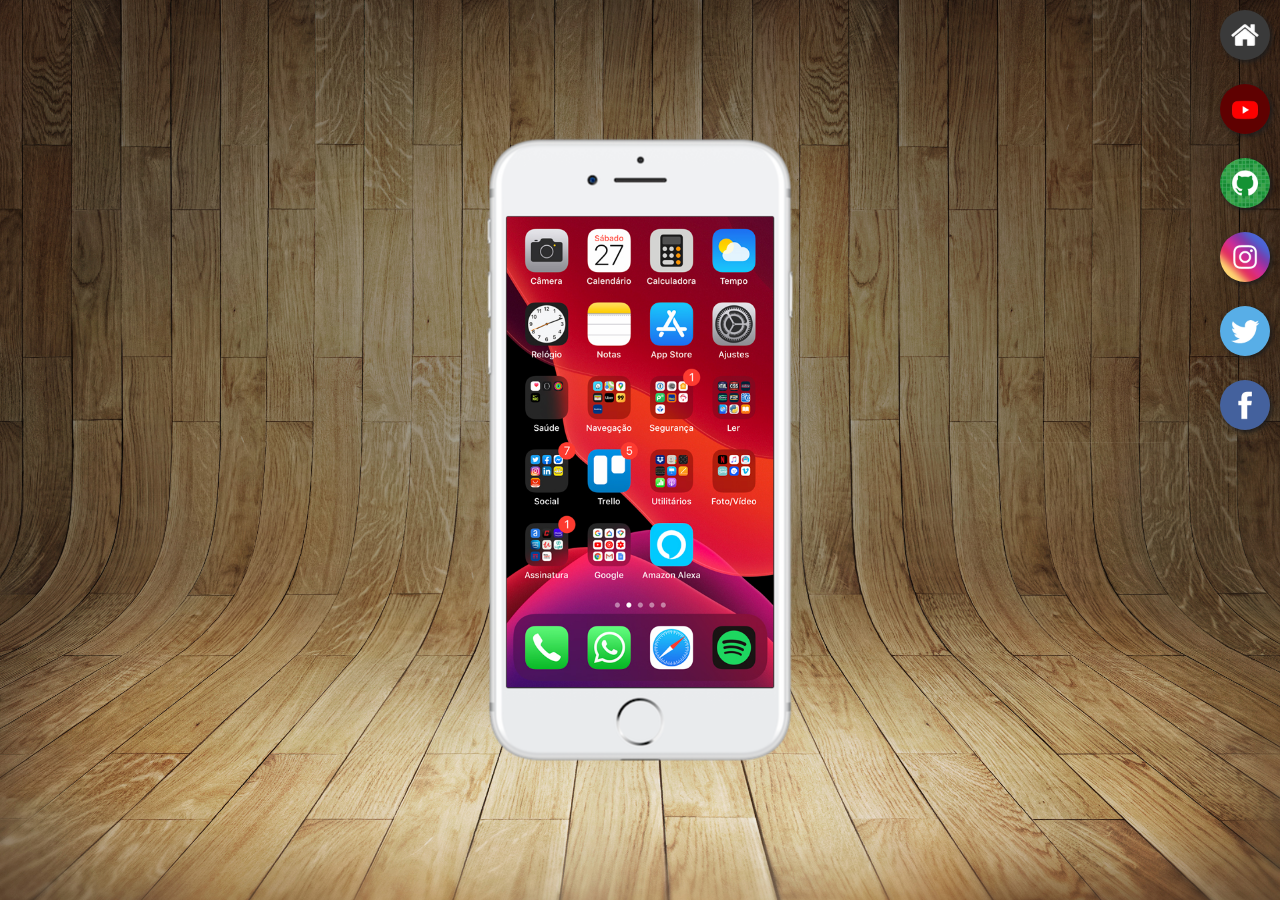
<file: index.html>
<!DOCTYPE html>
<html lang="pt-br">
<head>
    <meta charset="UTF-8">
    <meta name="viewport" content="width=device-width, initial-scale=1.0">
    <title>Projeto Redes Sociais</title>
    <link rel="shortcut icon" href="bau-de-tesouro.png" type="image/png">
    <link rel="stylesheet" href="estilos/style.css">
</head>
<body>
    <main>
        <section id="telefone">
            <iframe src="home.html" name="tela" id="tela" frameborder="0">
            </iframe>
        </section>
        <section id="redes-sociais">
            <a href="home.html" target="tela"><img src="imagens/logo-home.jpg" alt="Home"></a><br>
            <a href="youtube.html" target="tela"><img src="imagens/logo-youtube.jpg" alt="YouTube"></a><br>
            <a href="github.html" target="tela"><img src="imagens/logo-github.jpg" alt="GitHub"></a><br>
            <a href="instragram.html" target="tela"><img src="imagens/logo-instagram.jpg" alt="Istagram"></a><br>
            <a href="twitter.html" target="tela"><img src="imagens/logo-twitter.jpg" alt="Twitter"></a><br>
            <a href="facebook.html" target="tela"><img src="imagens/logo-facebook.jpg" alt="Facebook"></a>
        </section>
    </main>
</body>
</html>
</file>
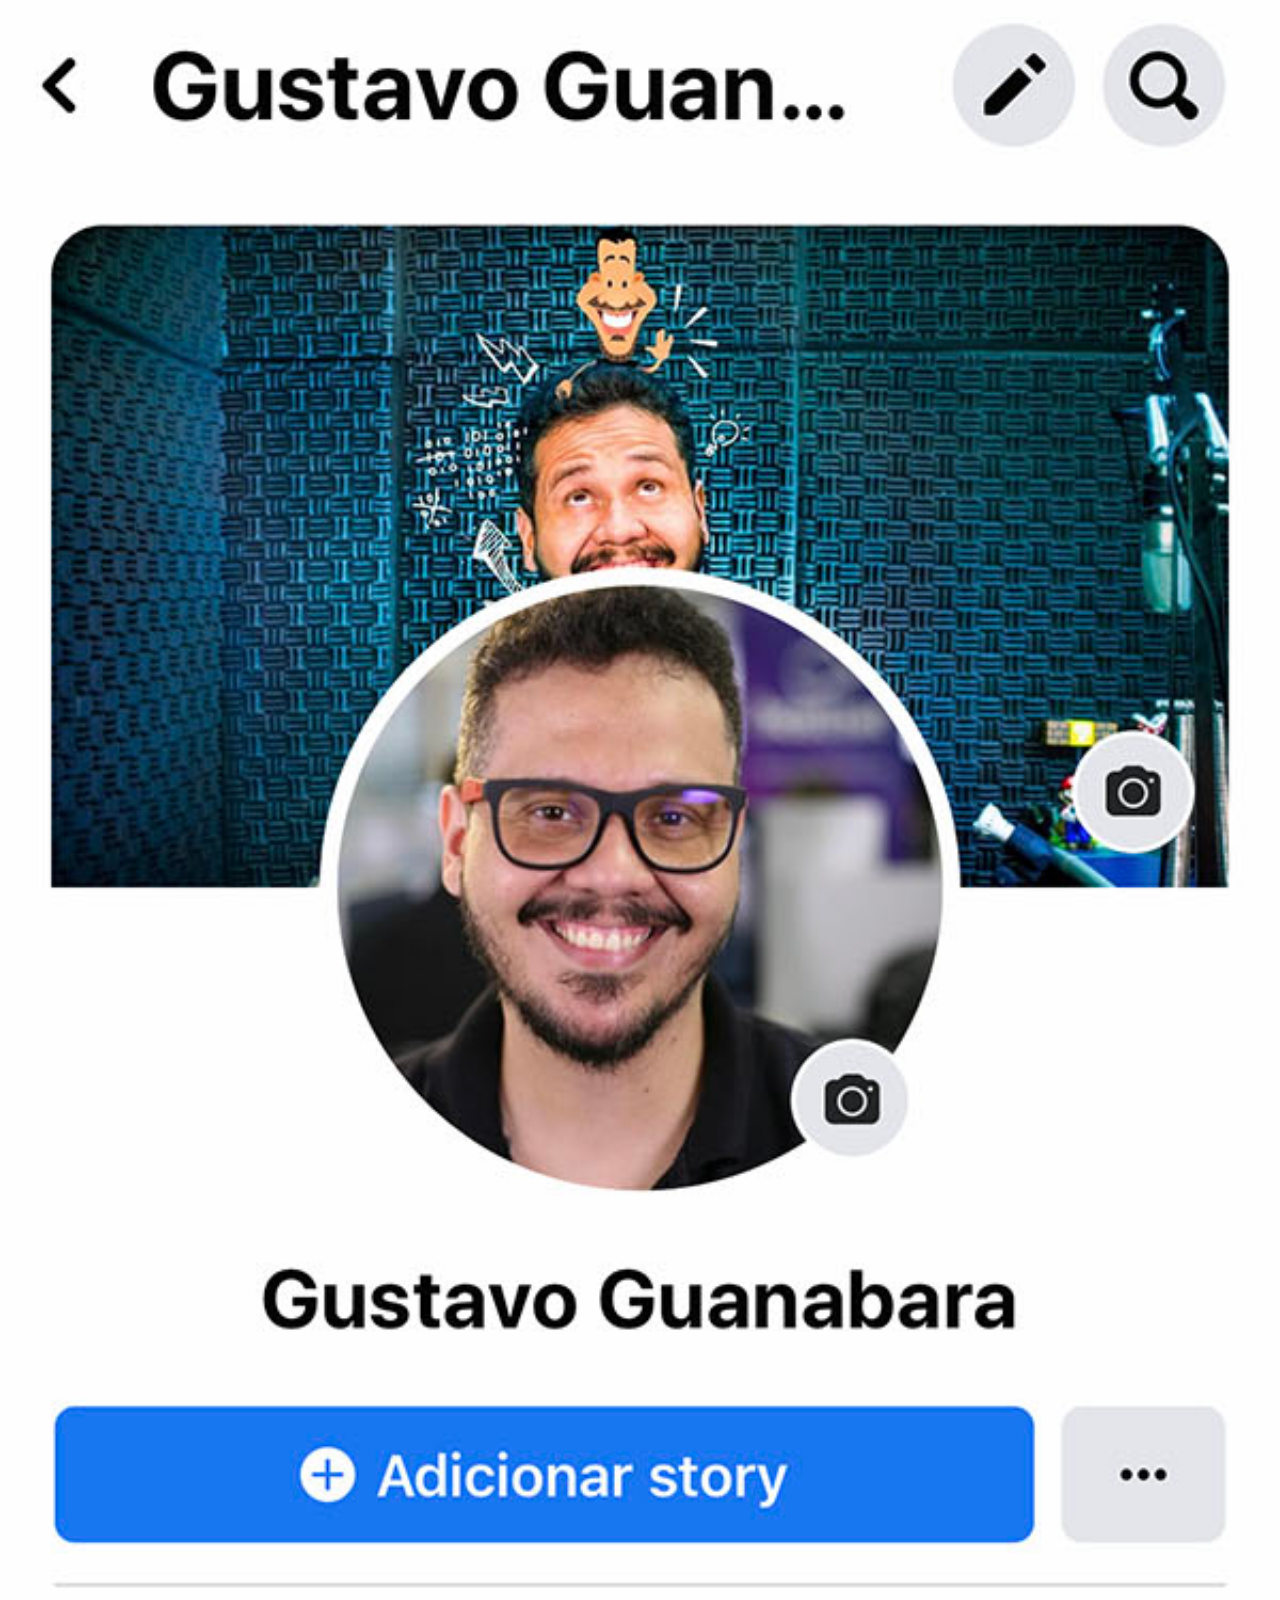
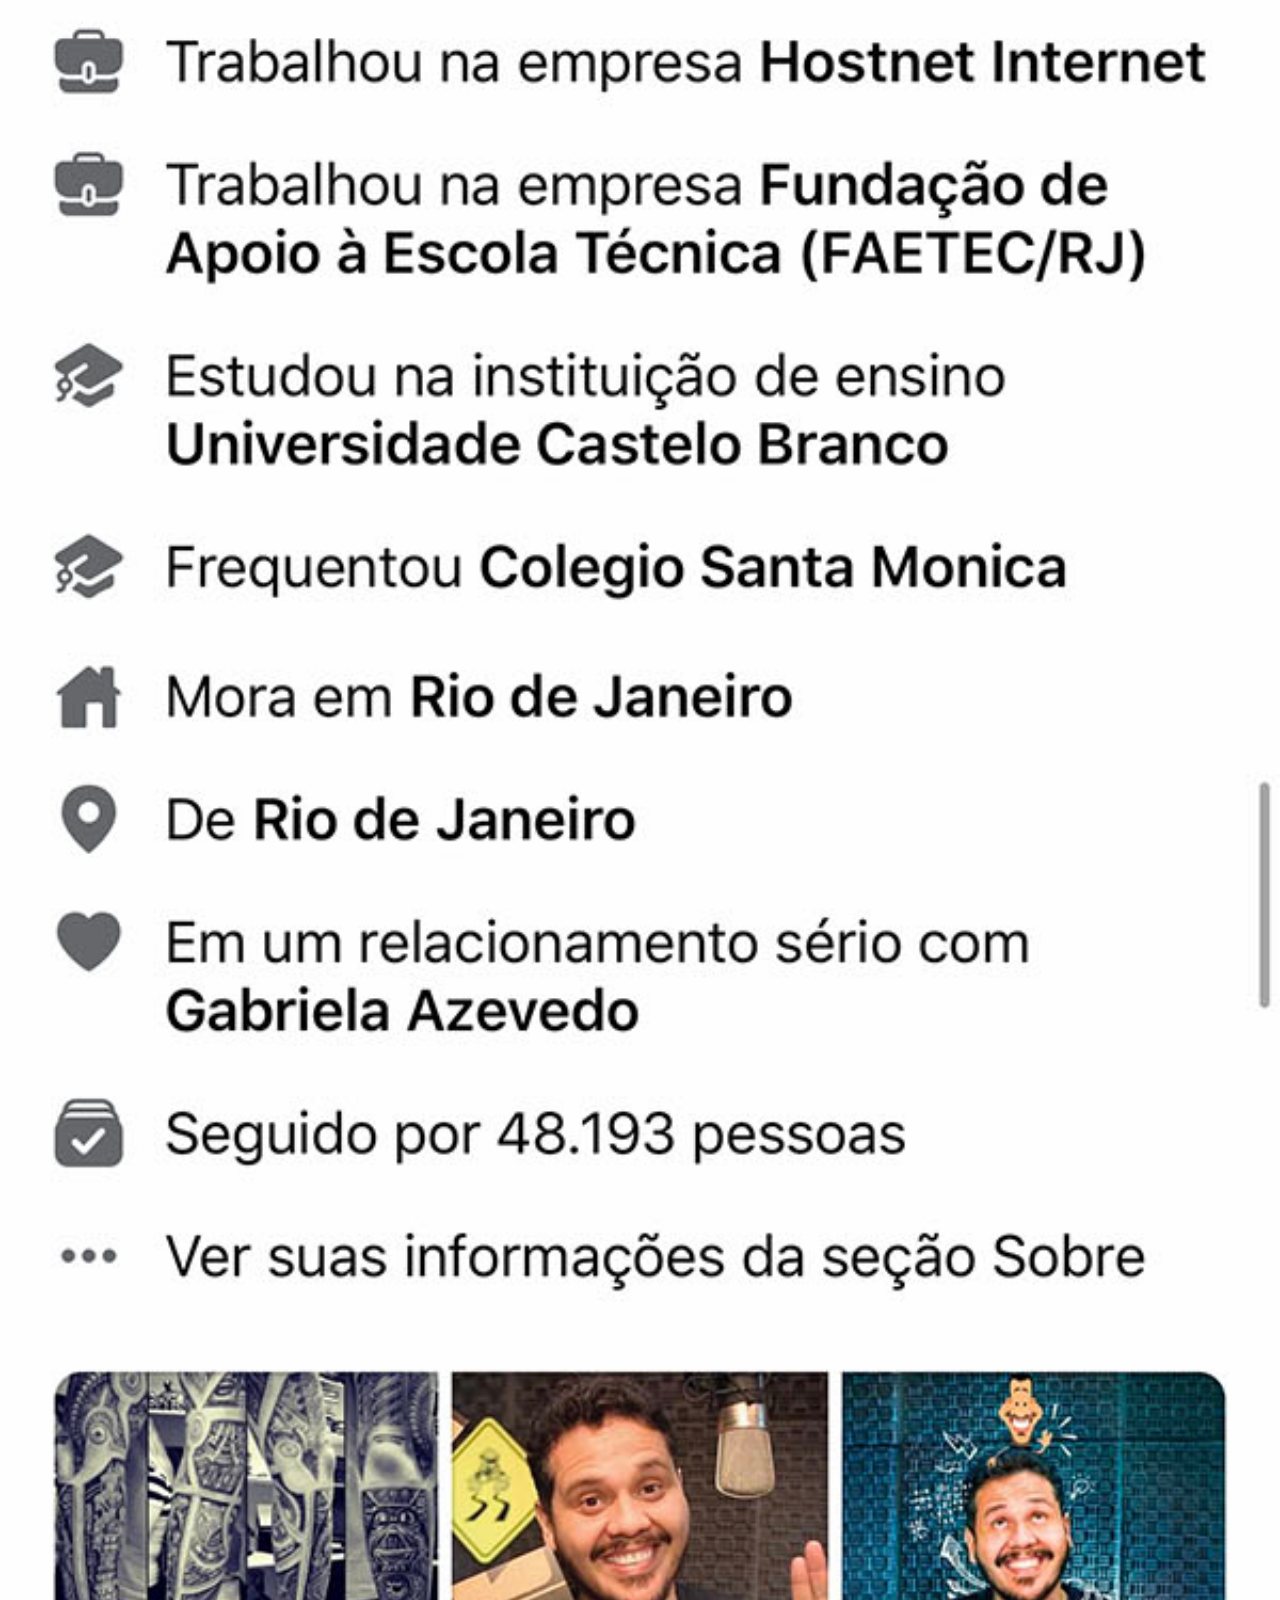
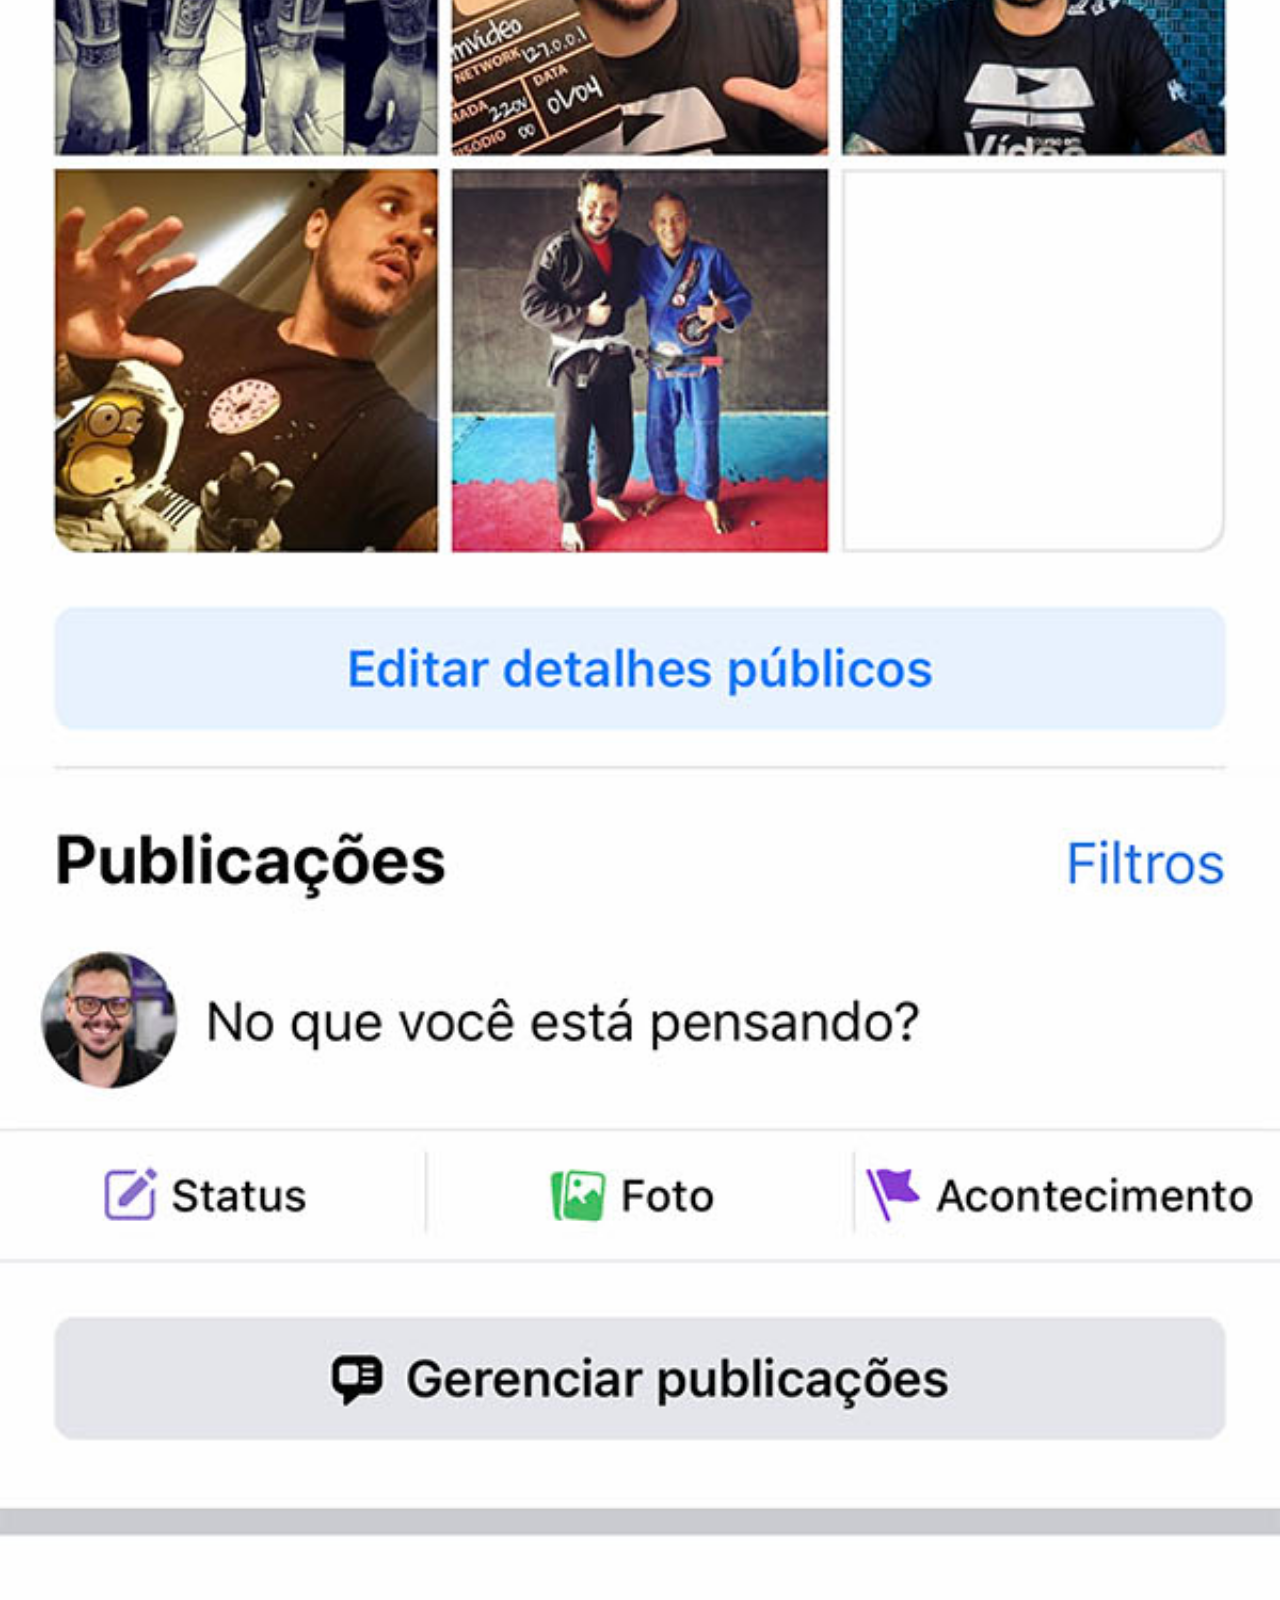
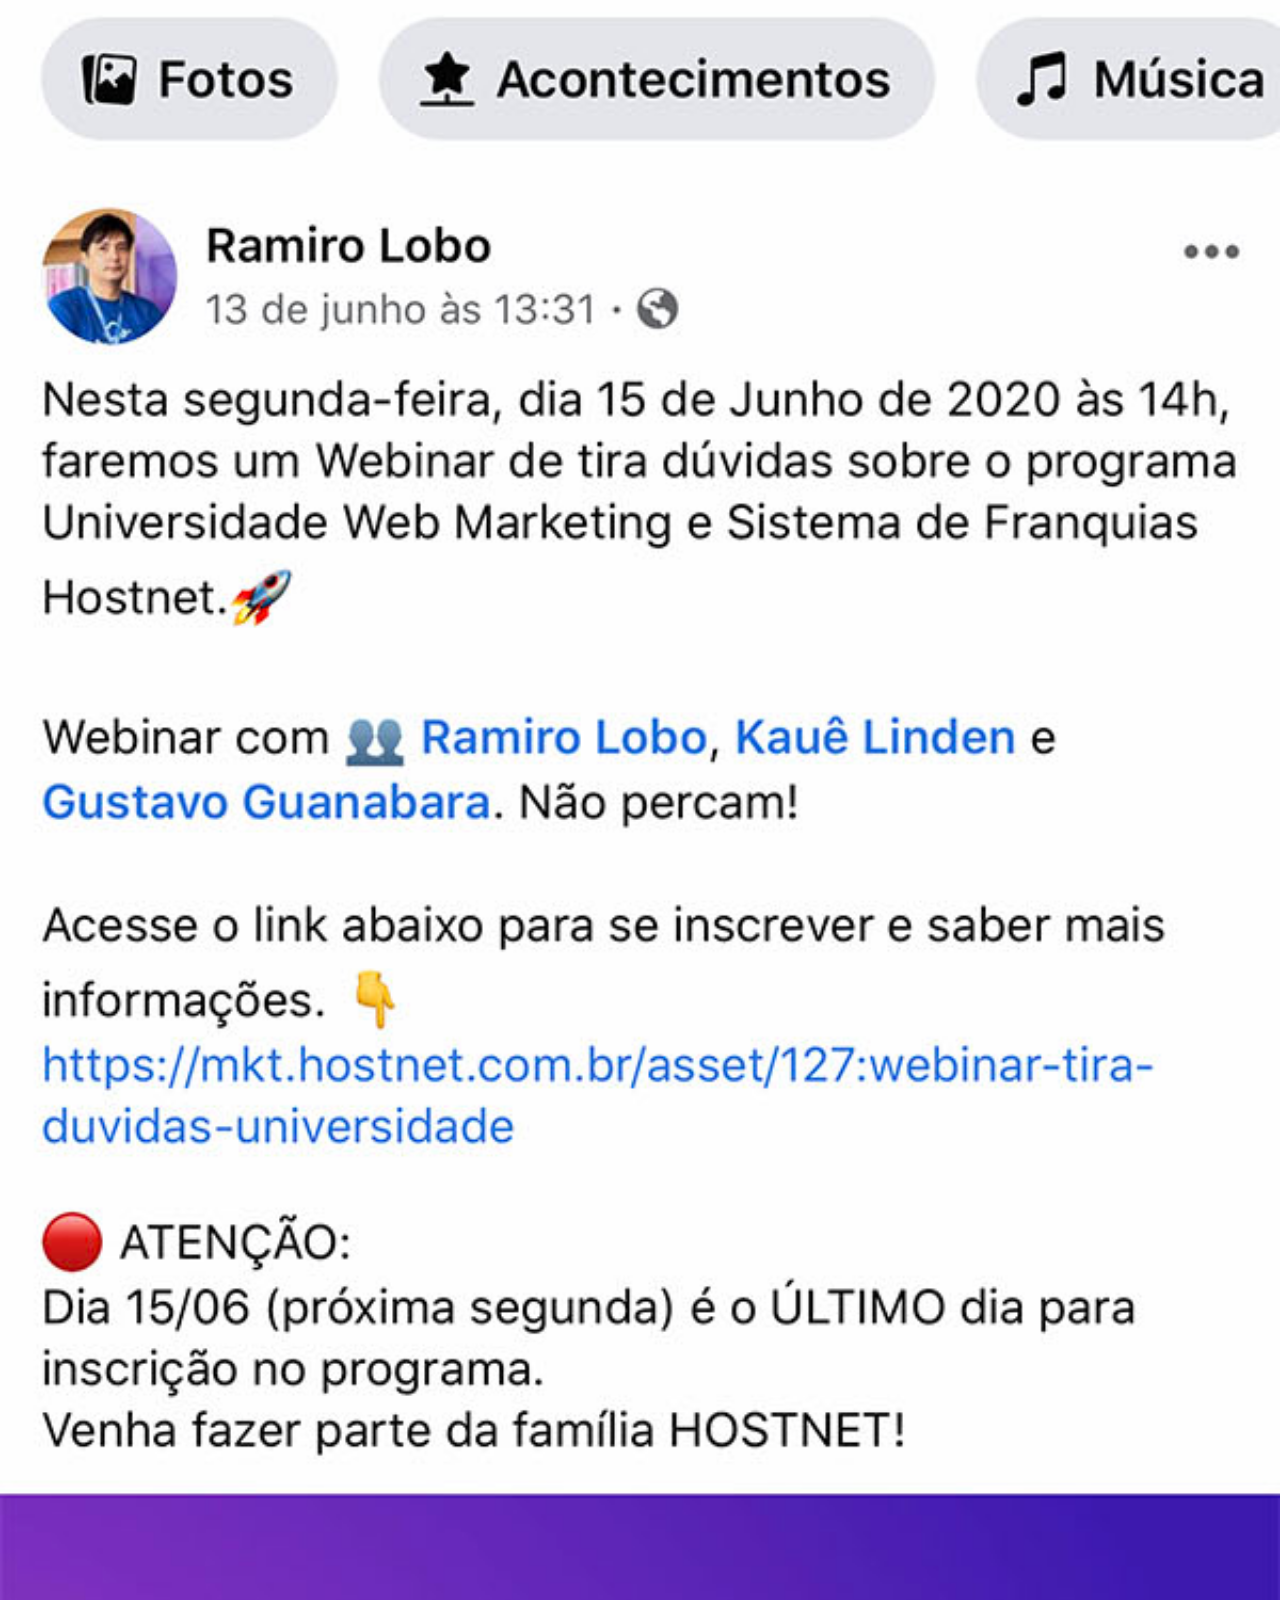
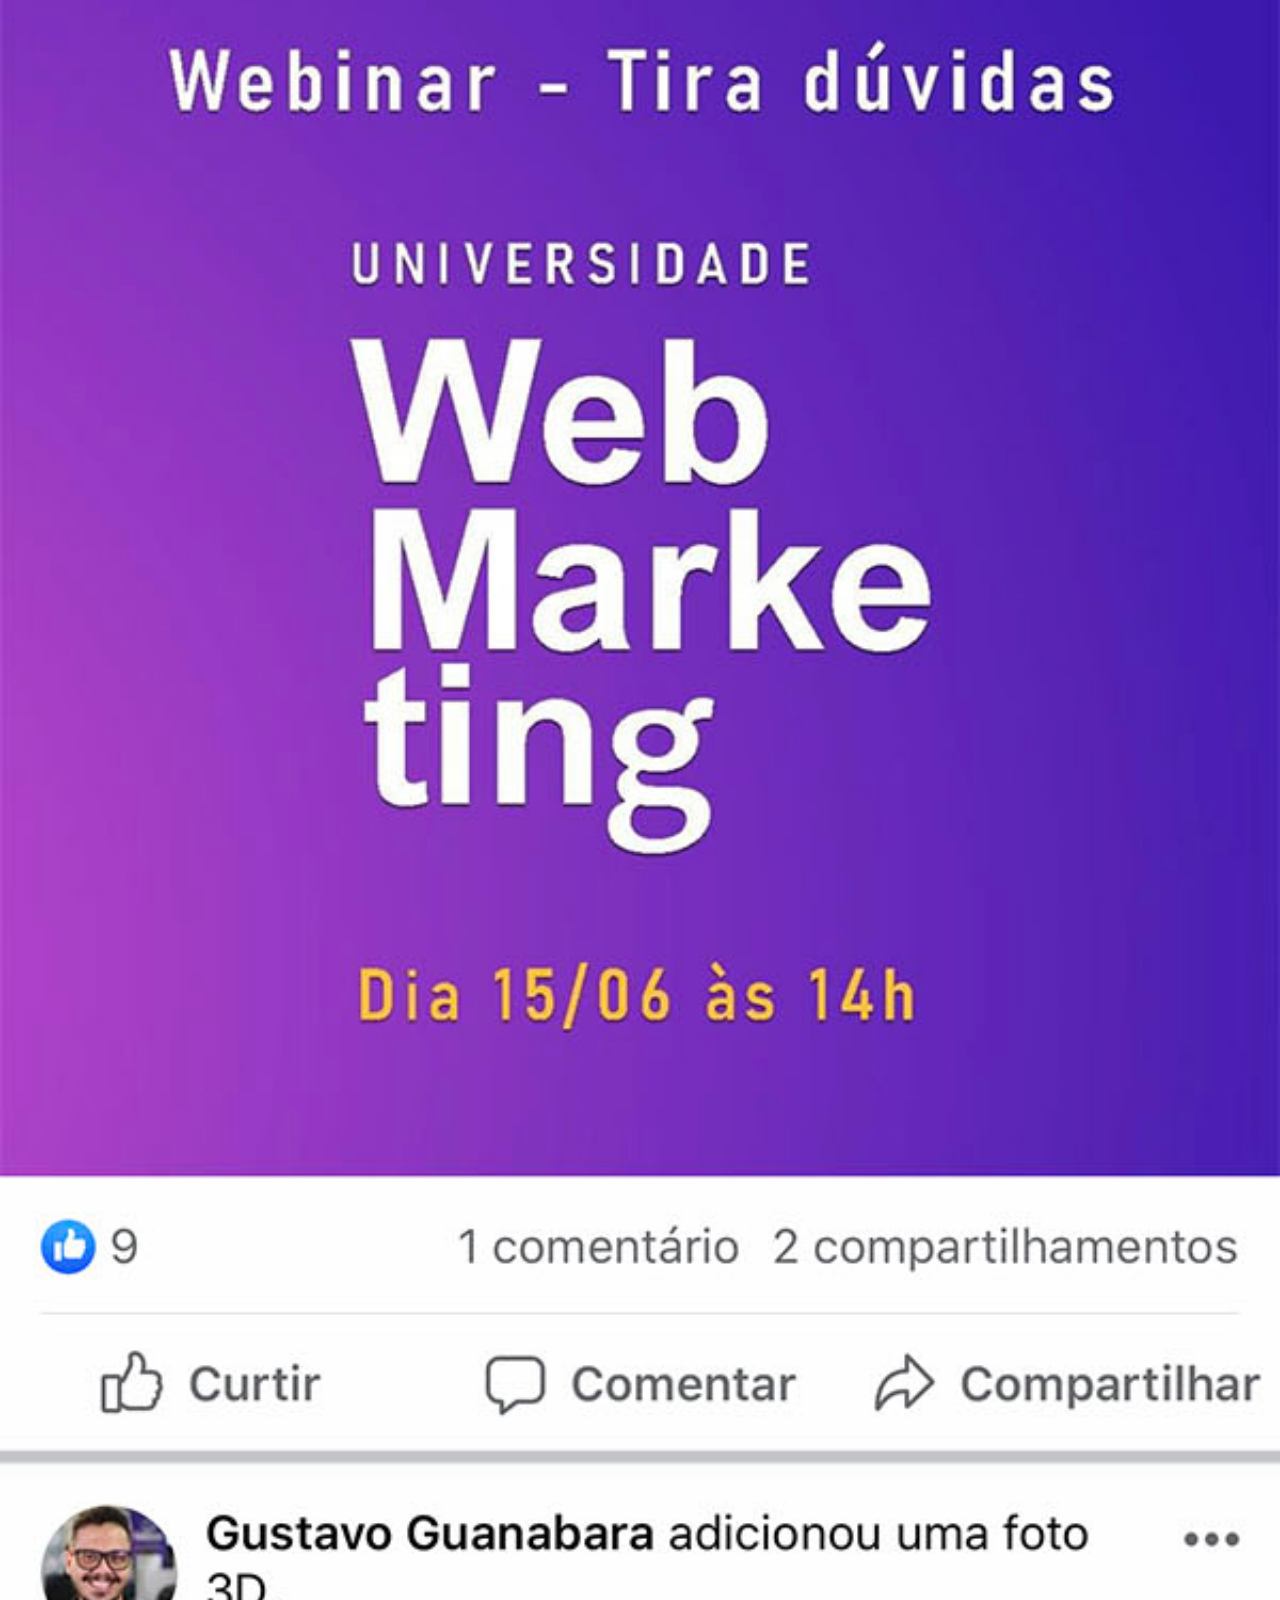
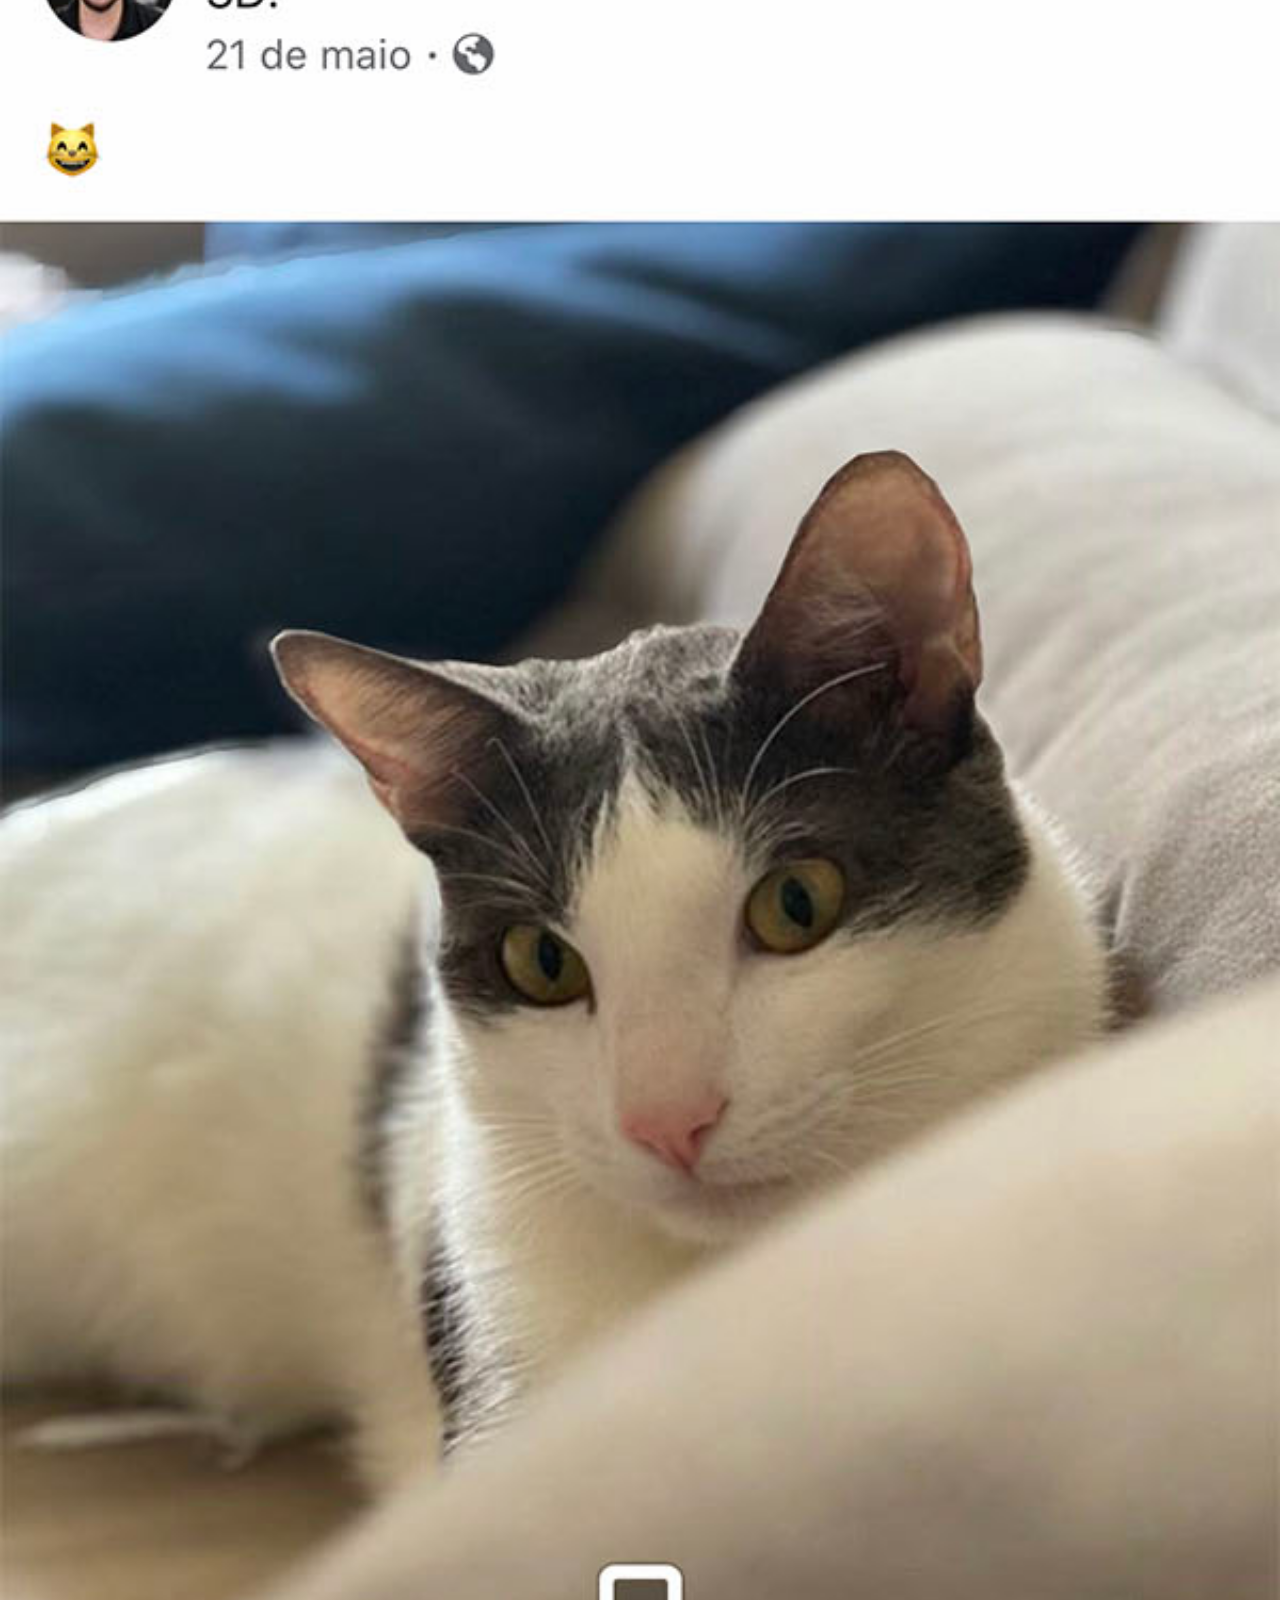
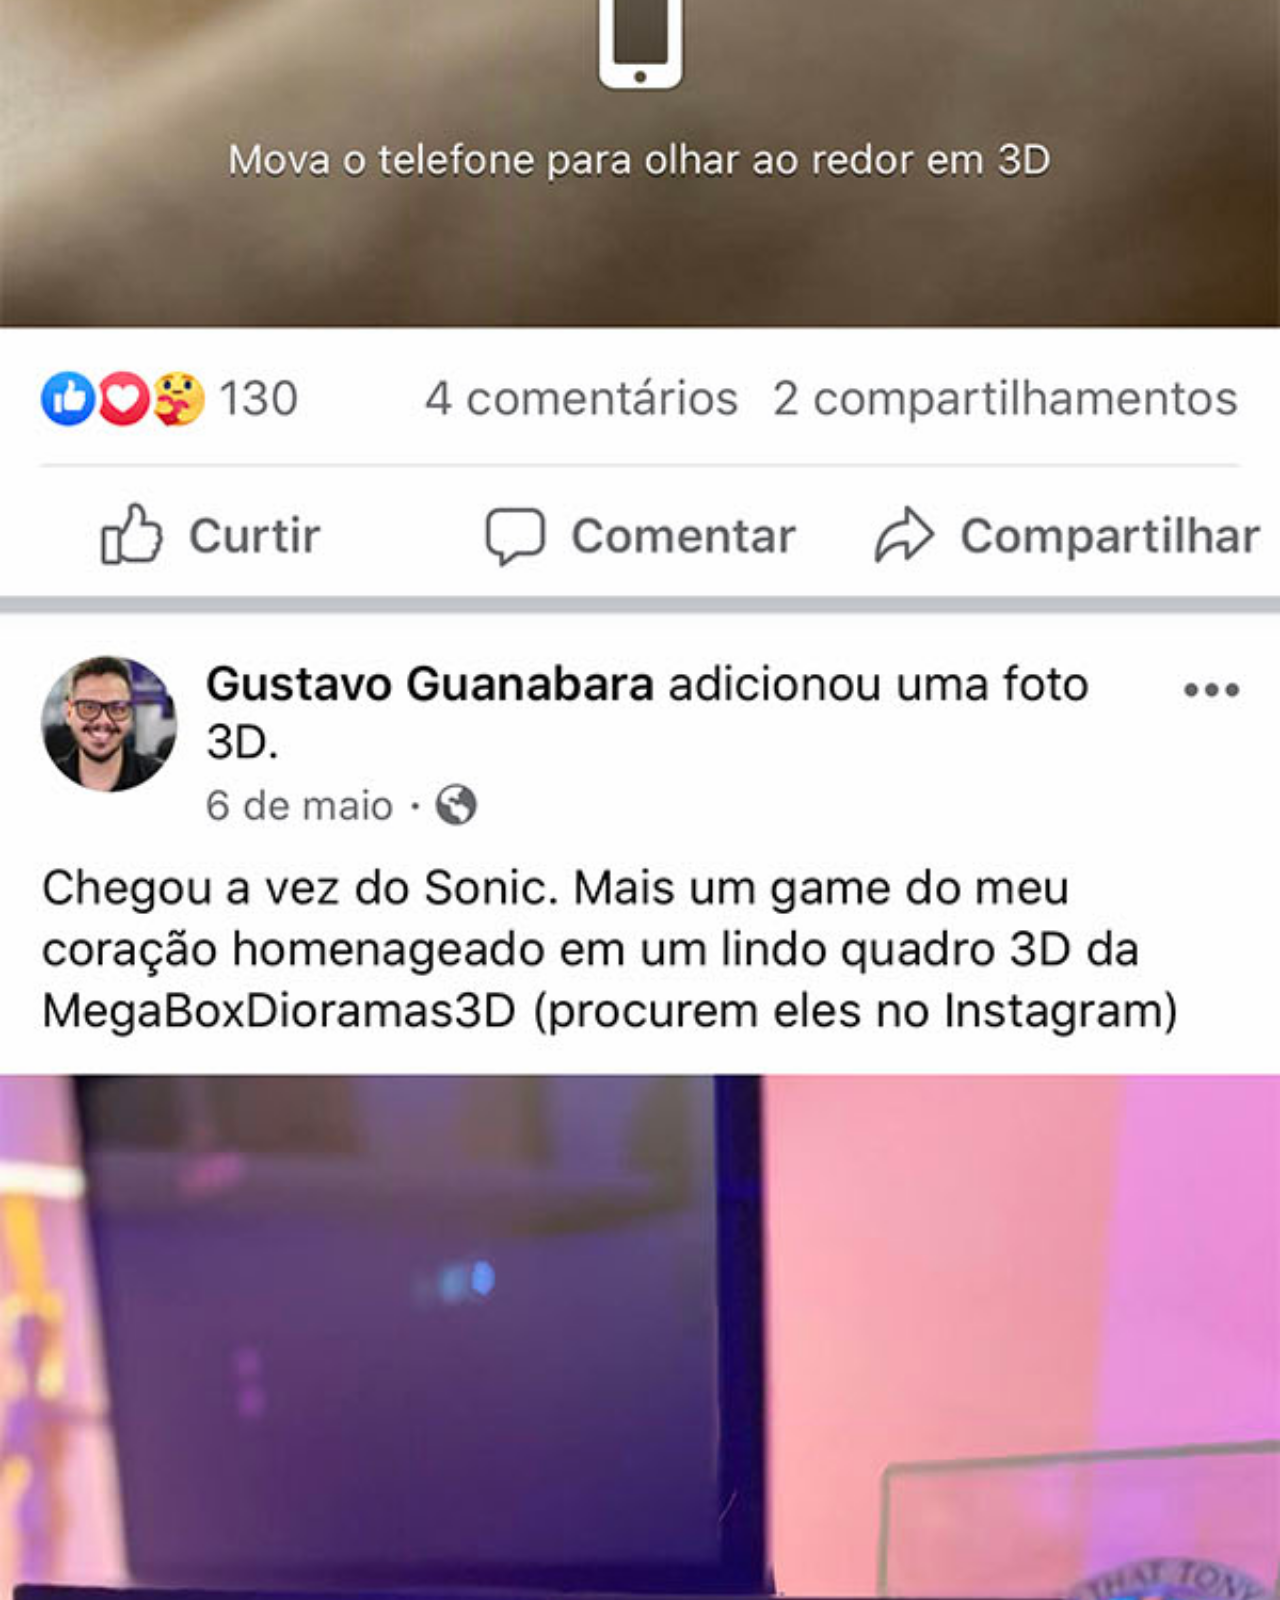
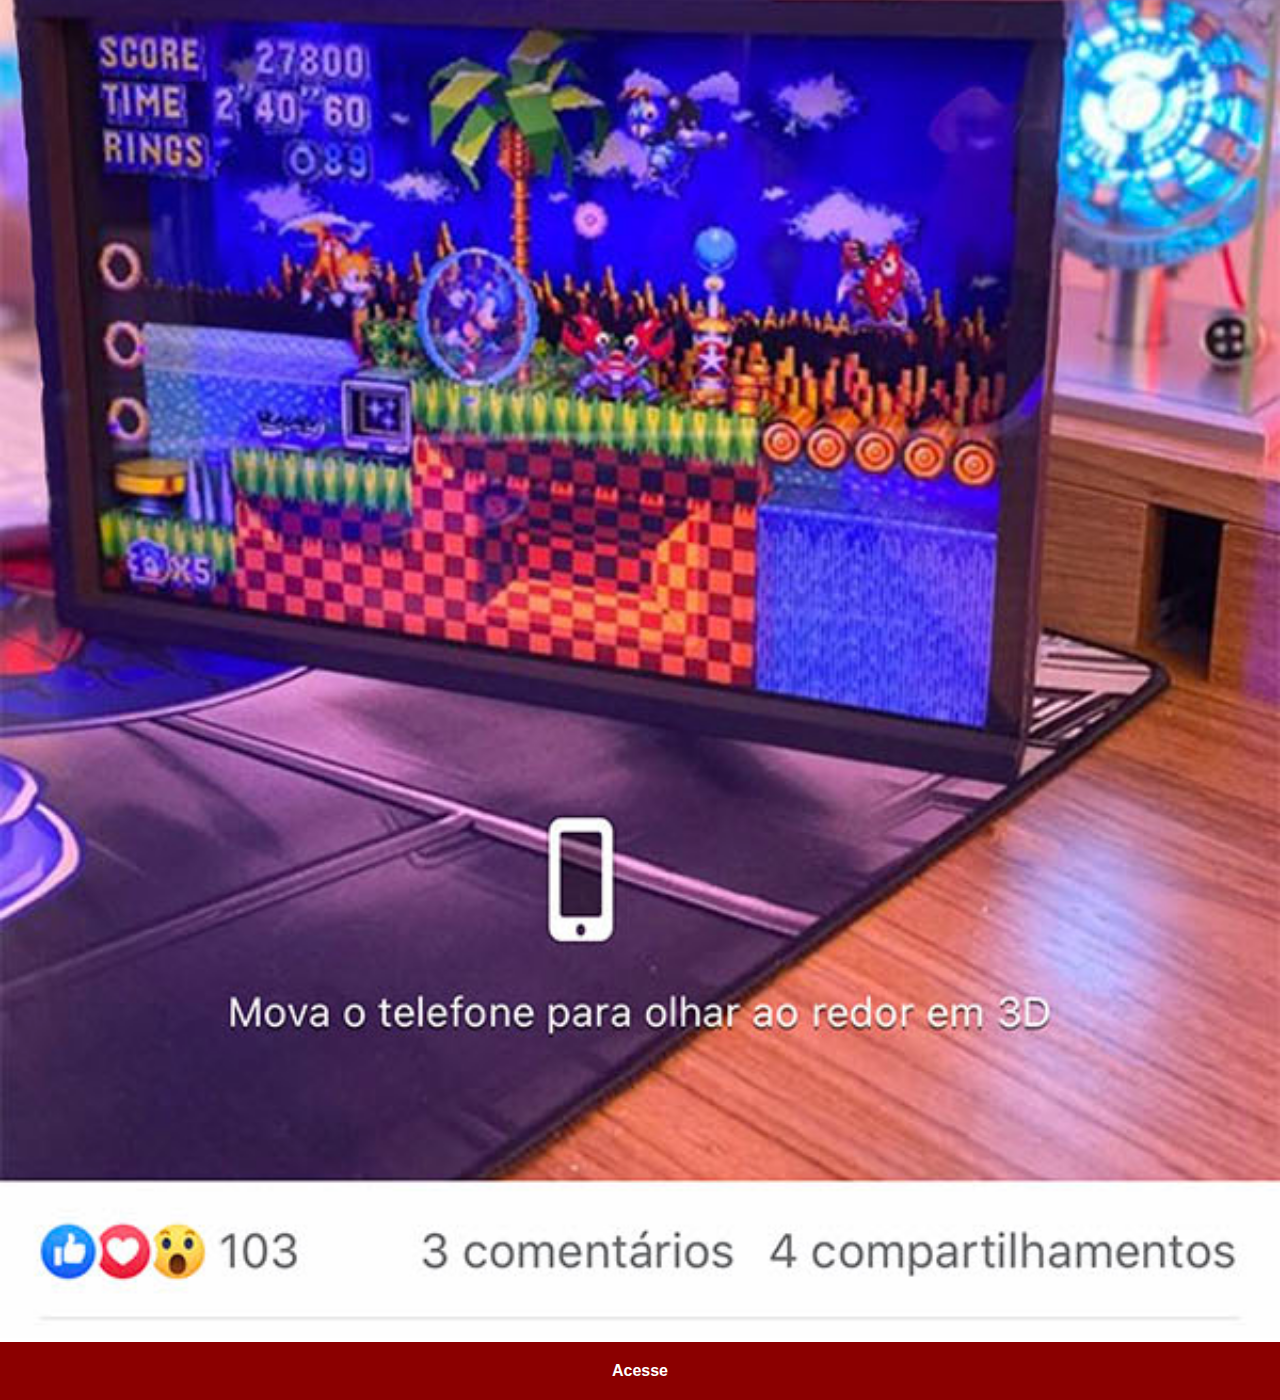
<file: facebook.html>
<!DOCTYPE html>
<html lang="pt-br">
<head>
    <meta charset="UTF-8">
    <meta name="viewport" content="width=device-width, initial-scale=1.0">
    <title>Facebook</title>
    <link rel="stylesheet" href="estilos/social.css">
</head>
<body>
    <img src="imagens/tela-facebook.jpg" alt="Facebook">
    <a href="https://www.facebook.com/gustavoguanabara" target="_blank">Acesse</a>
</body>
</html>
</file>
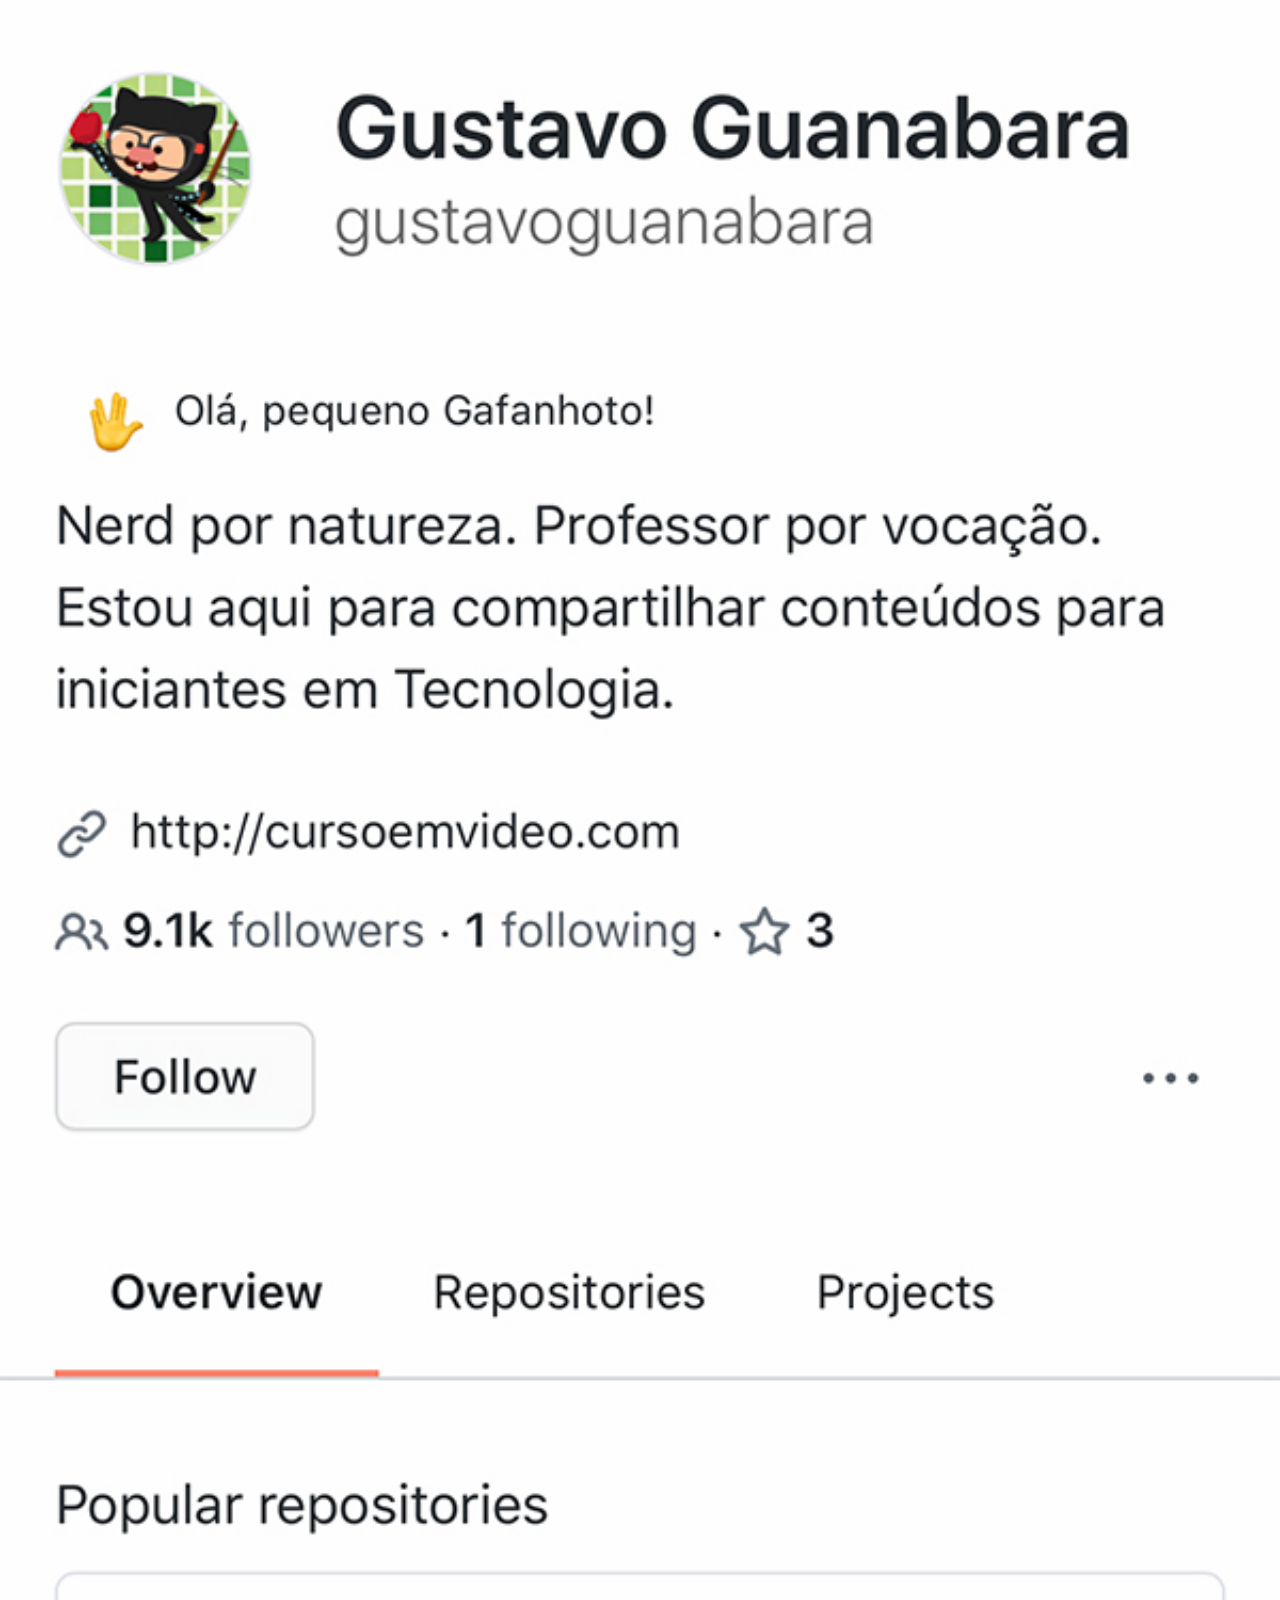
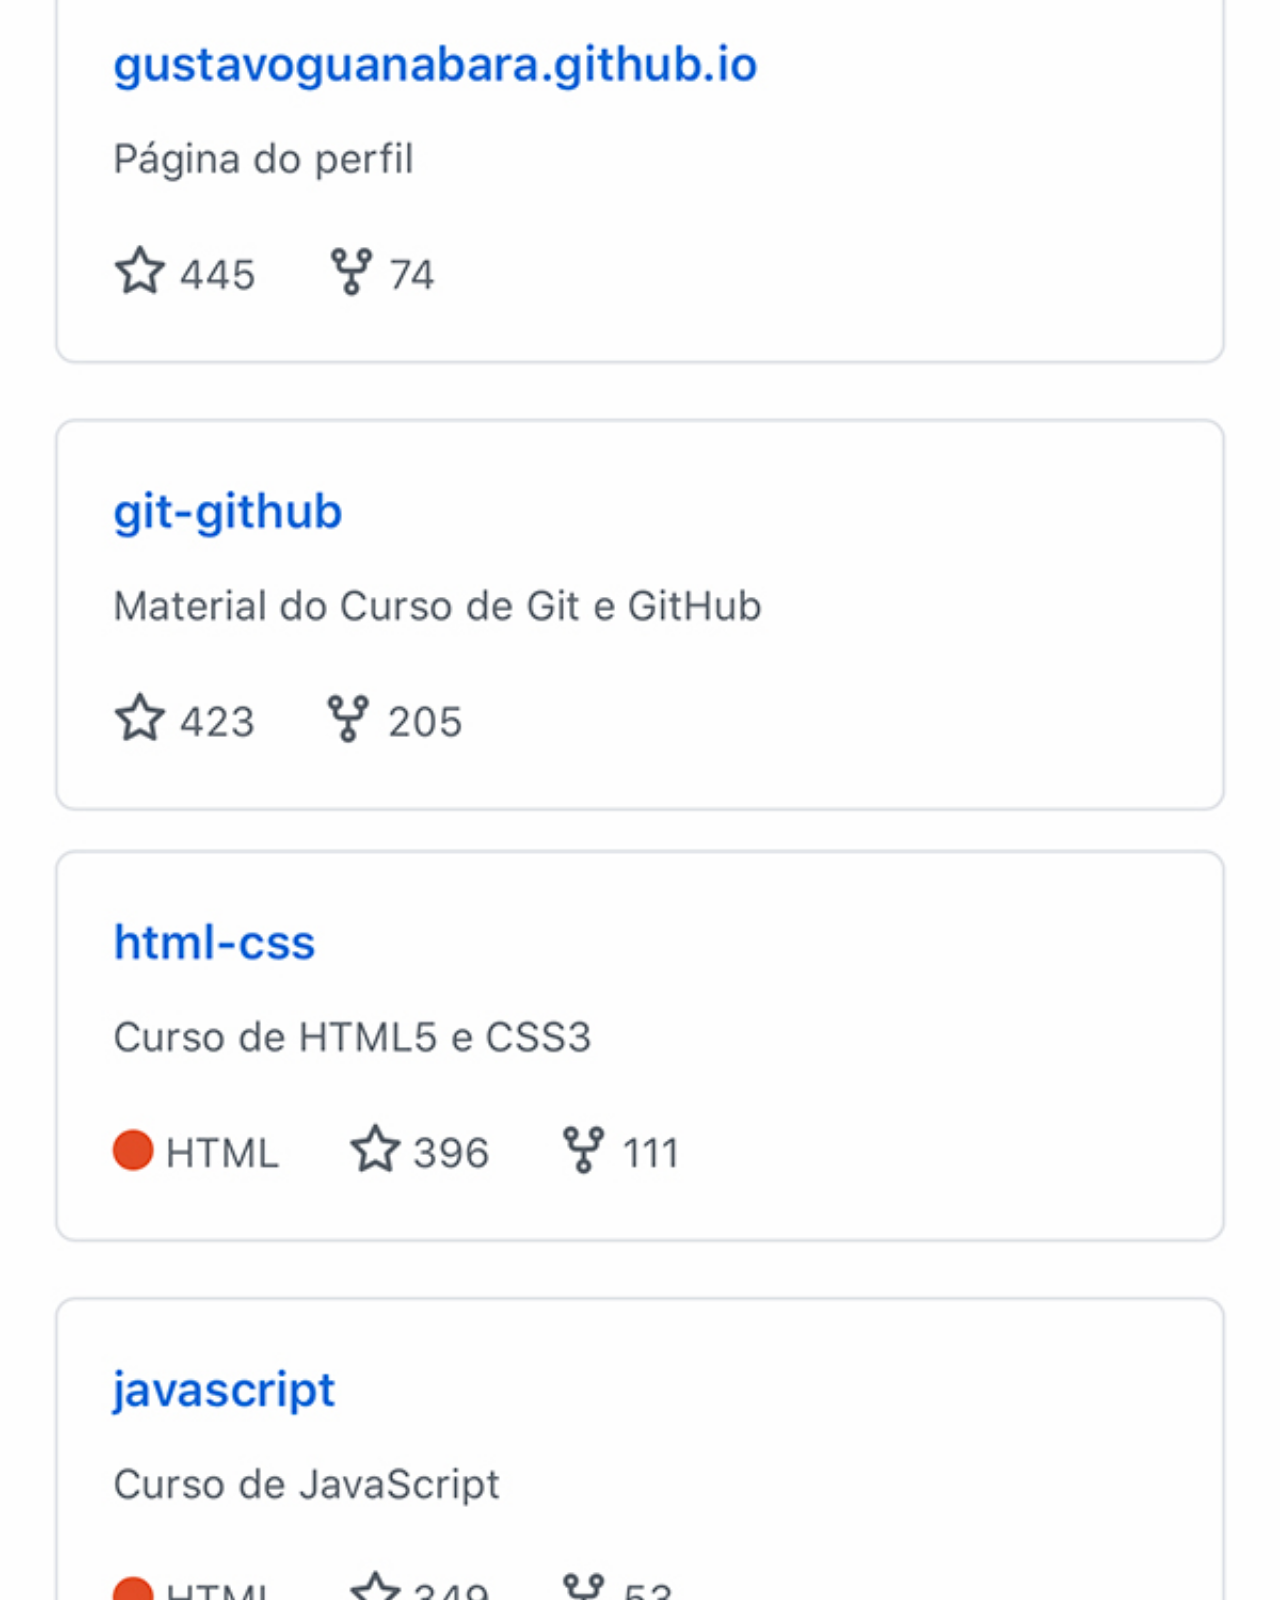
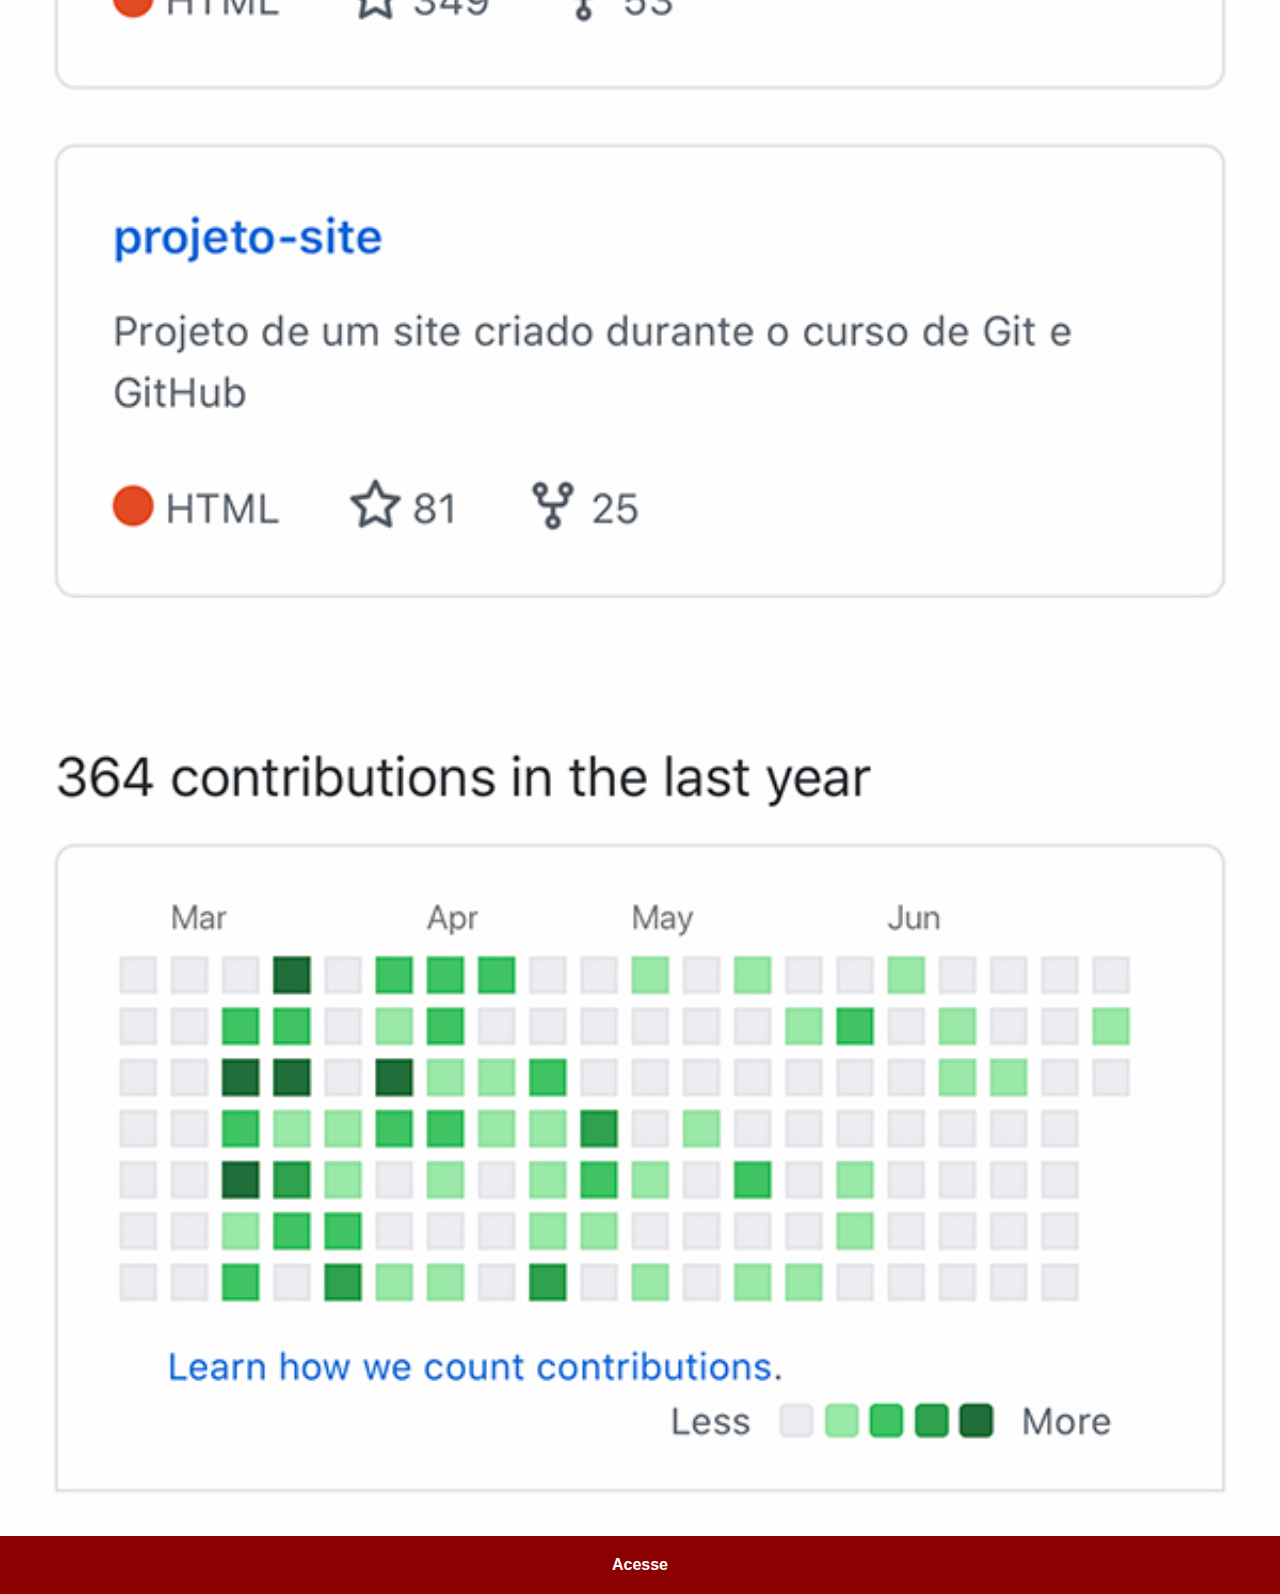
<file: github.html>
<!DOCTYPE html>
<html lang="pt-br">
<head>
    <meta charset="UTF-8">
    <meta name="viewport" content="width=device-width, initial-scale=1.0">
    <title>GitHub</title>
    <link rel="stylesheet" href="estilos/social.css">
</head>
<body>
    <img src="imagens/tela-github.jpg" alt="GitHub">
    <a href="https://github.com/gustavoguanabara/" target="_blank">Acesse</a>
</body>
</html>
</file>
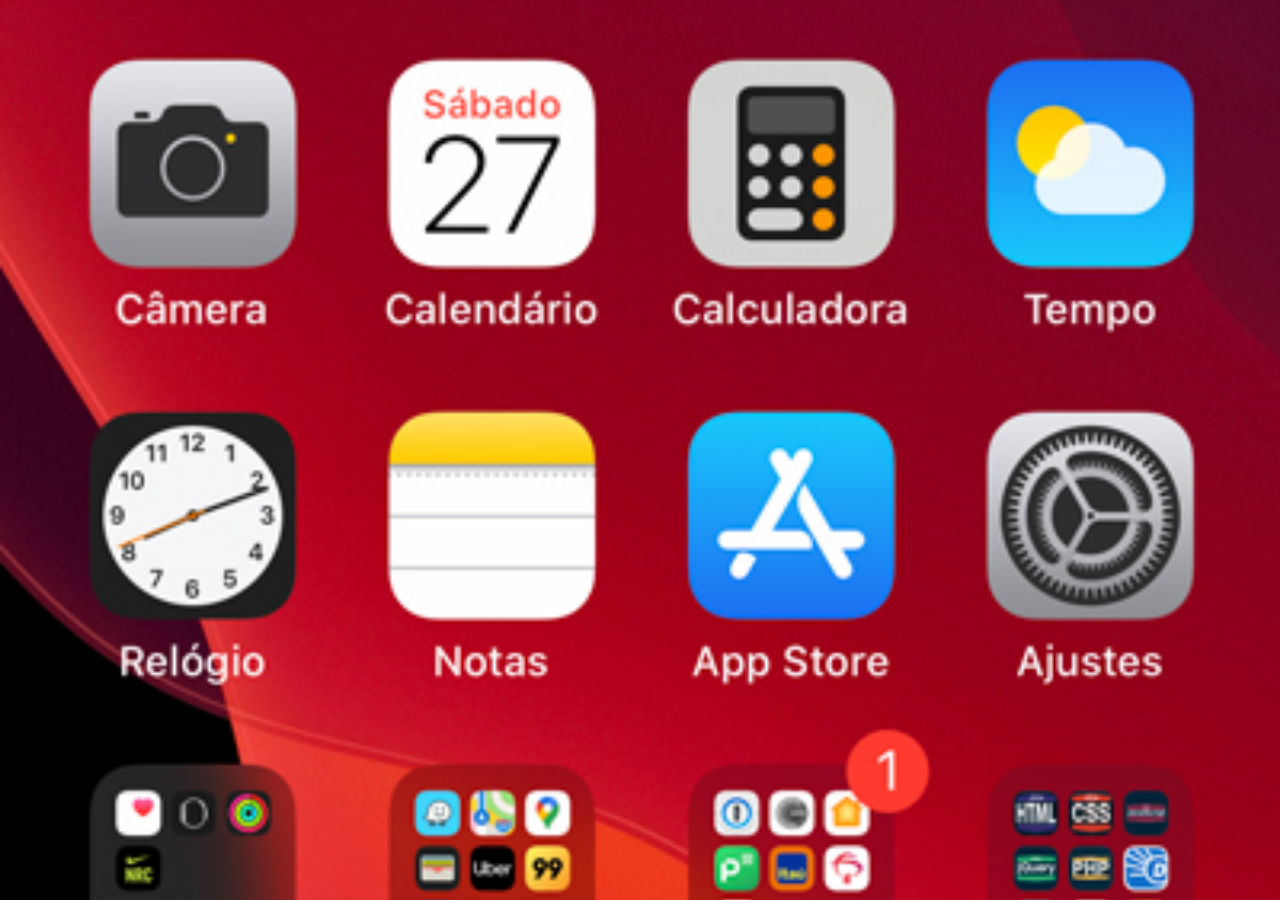
<file: home.html>
<!DOCTYPE html>
<html lang="pt-br">
<head>
    <meta charset="UTF-8">
    <meta name="viewport" content="width=device-width, initial-scale=1.0">
    <title>Home</title>
</head>
<style>
    * {
        margin: 0px;
        padding: 0px;
    }

    body {
        width: 100vw;
        height: 100vh;
        background: black url('imagens/tela-home.jpg') no-repeat top center;
        background-size: cover;
    }
</style>
<body>
    
</body>
</html>
</file>
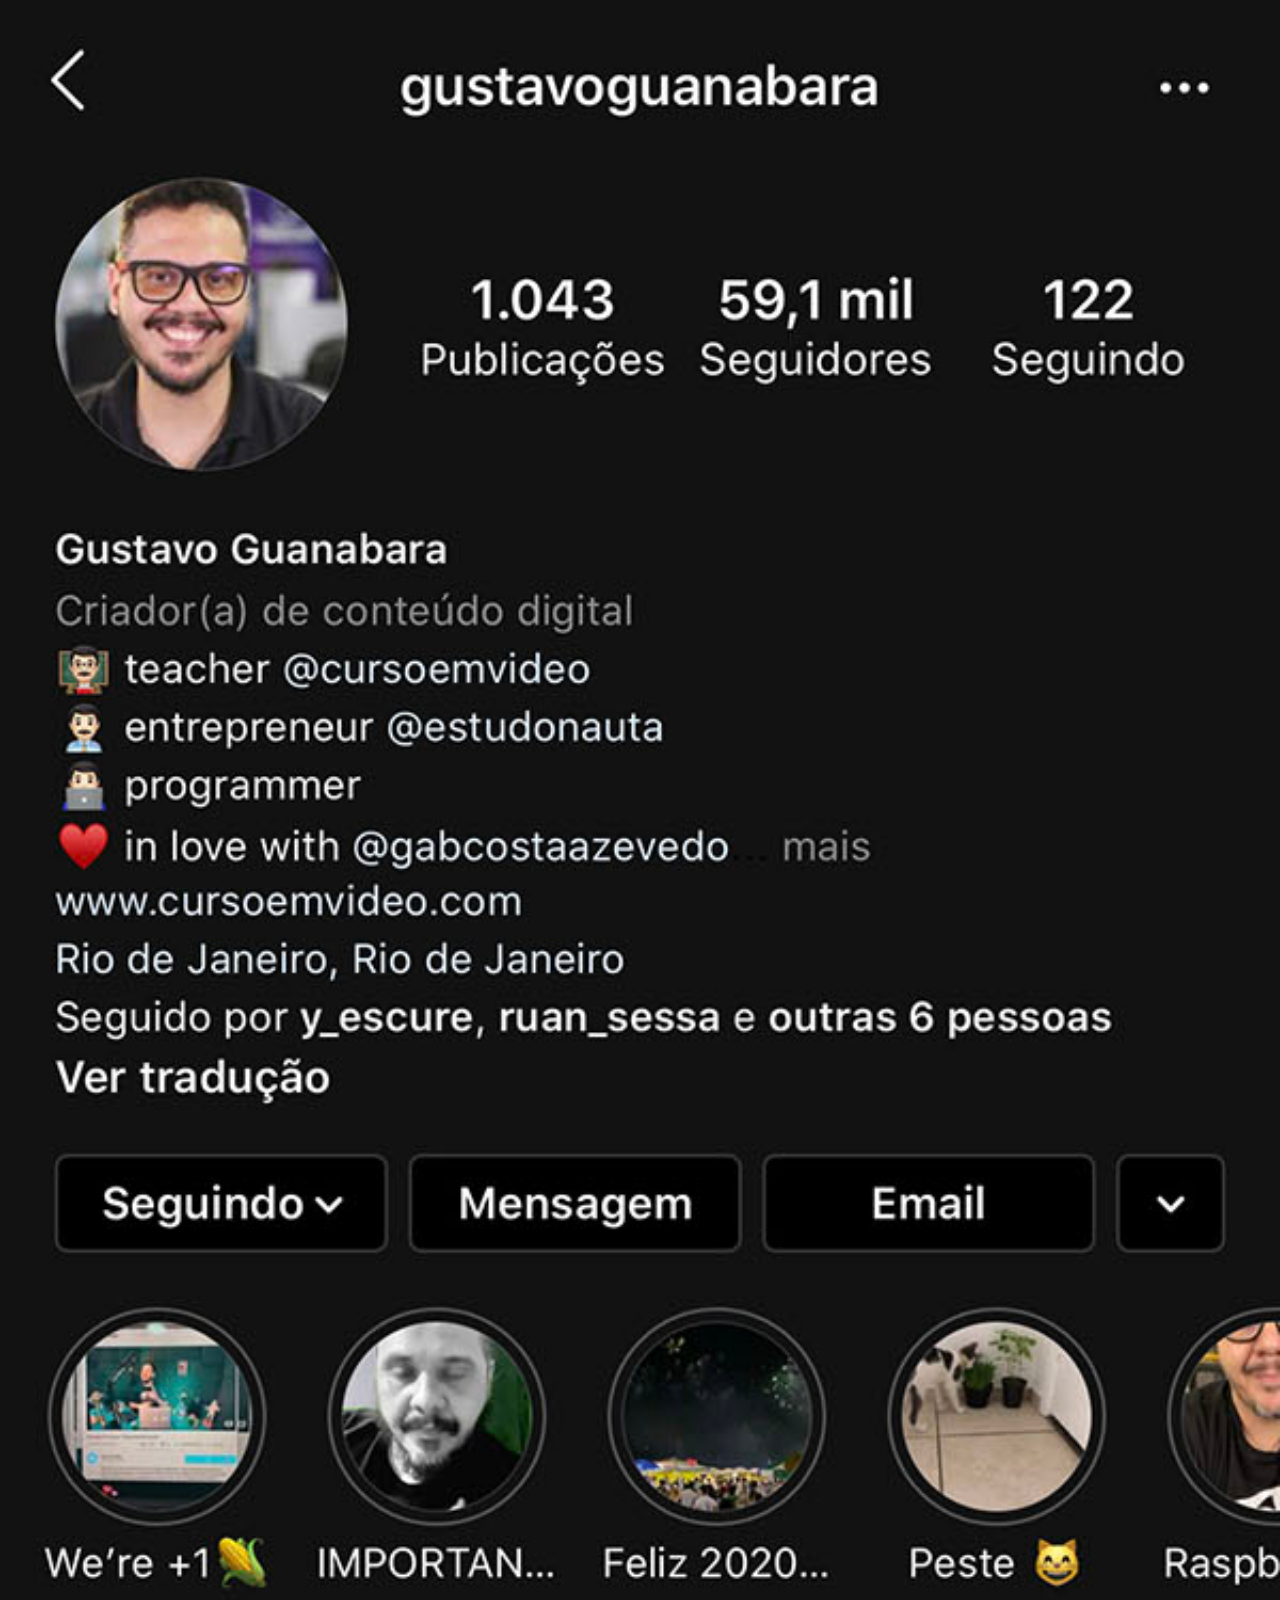
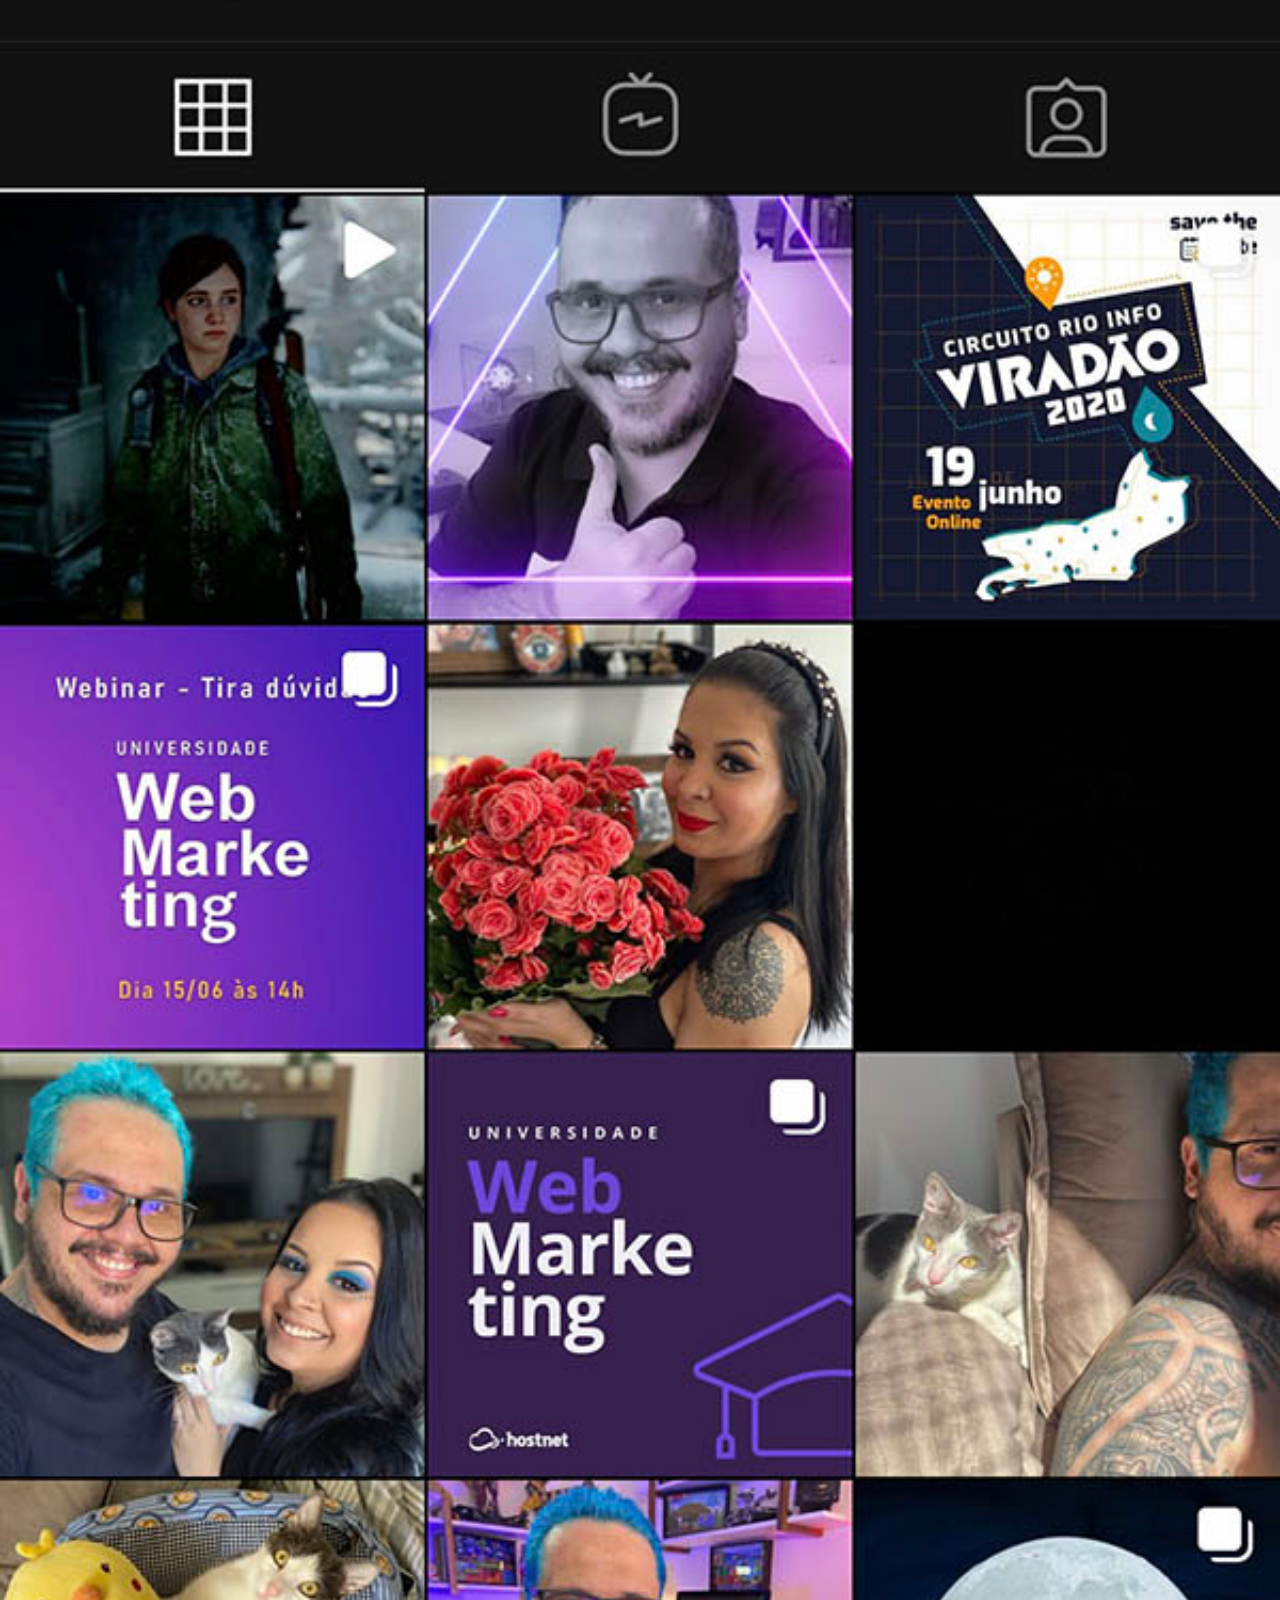
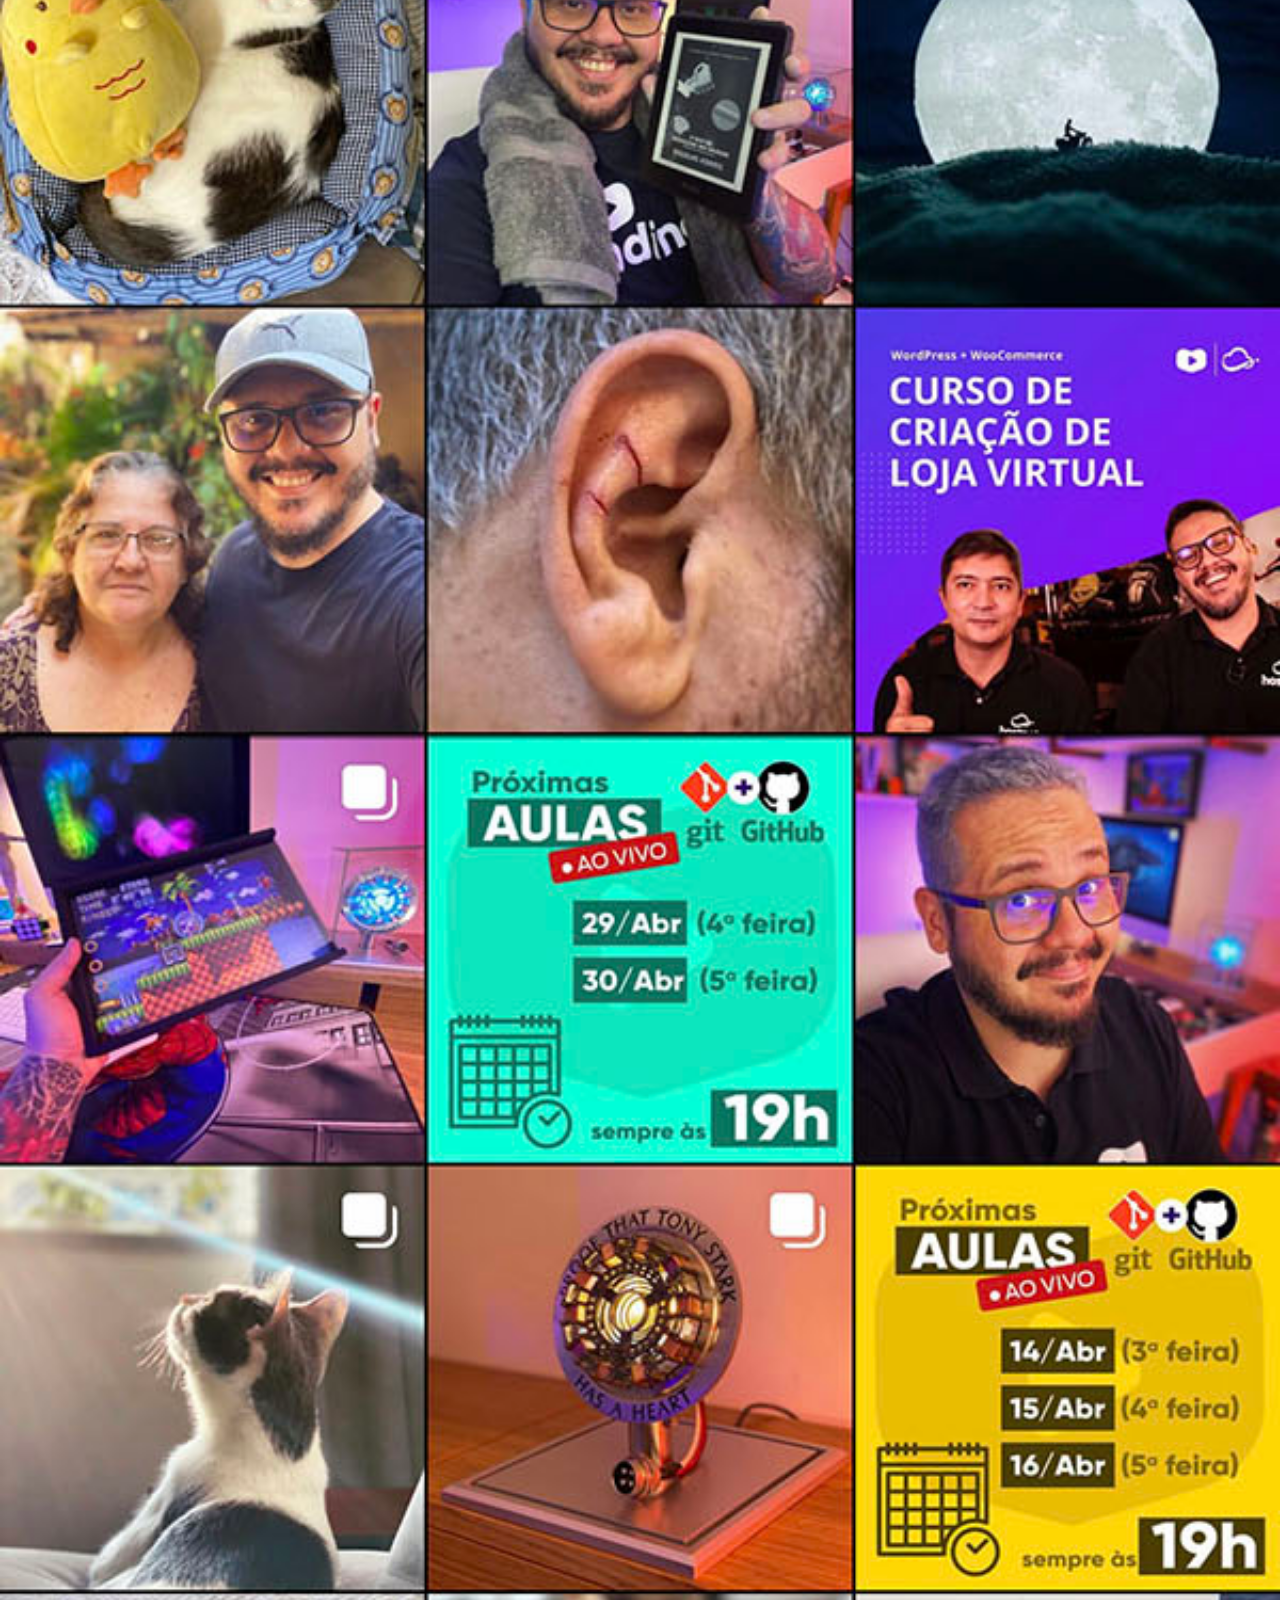
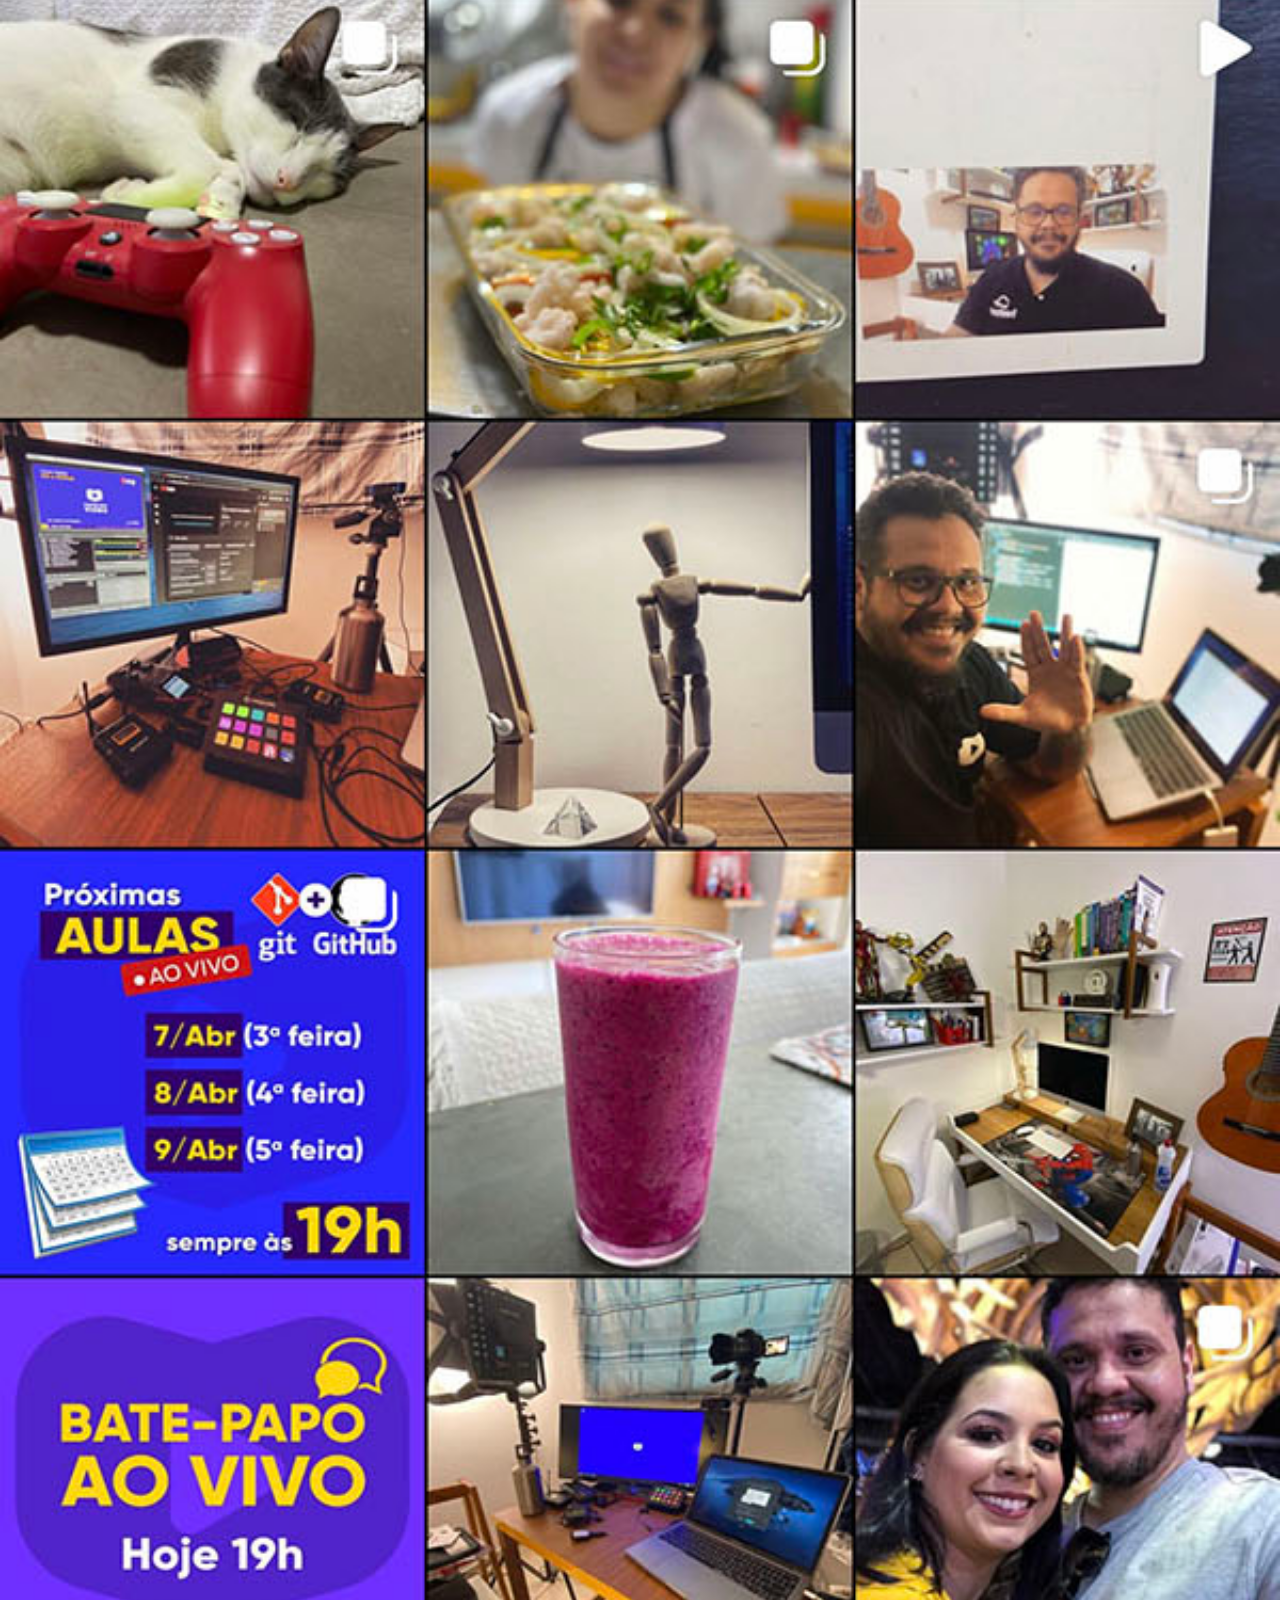
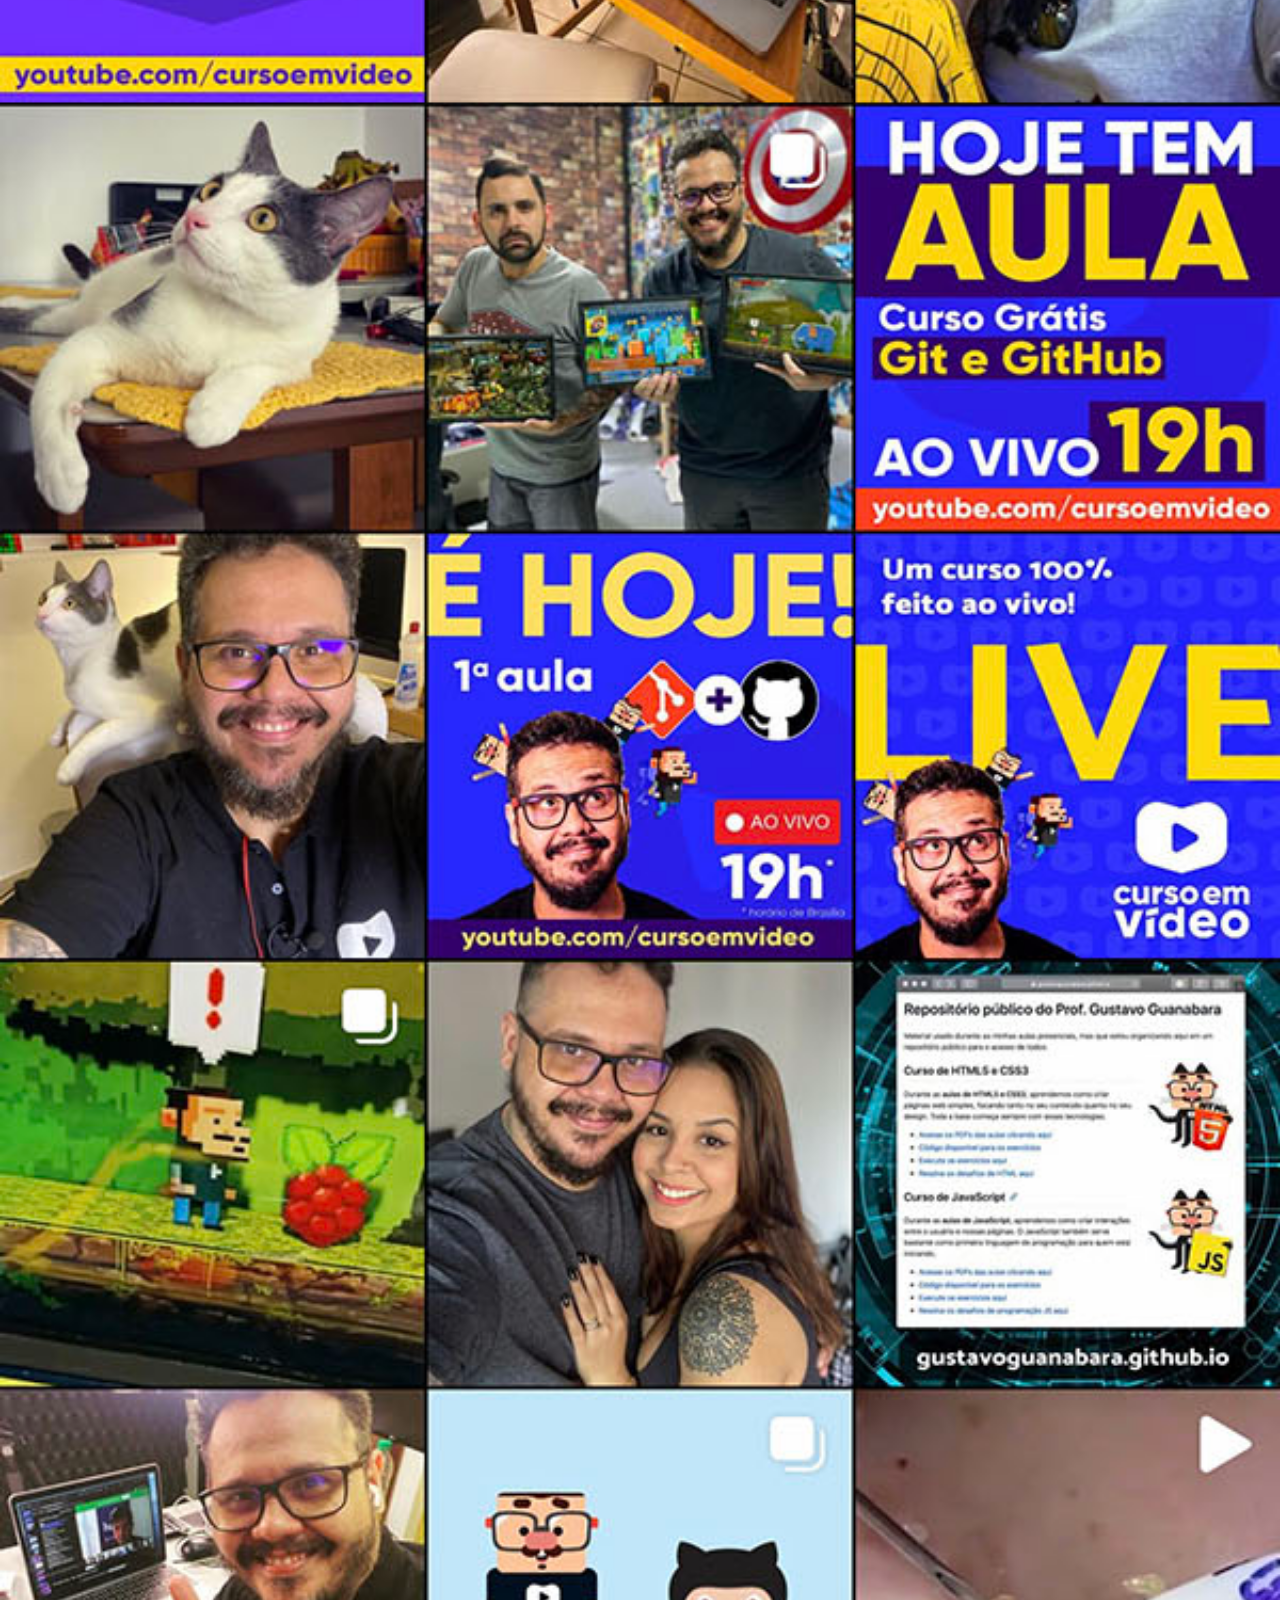
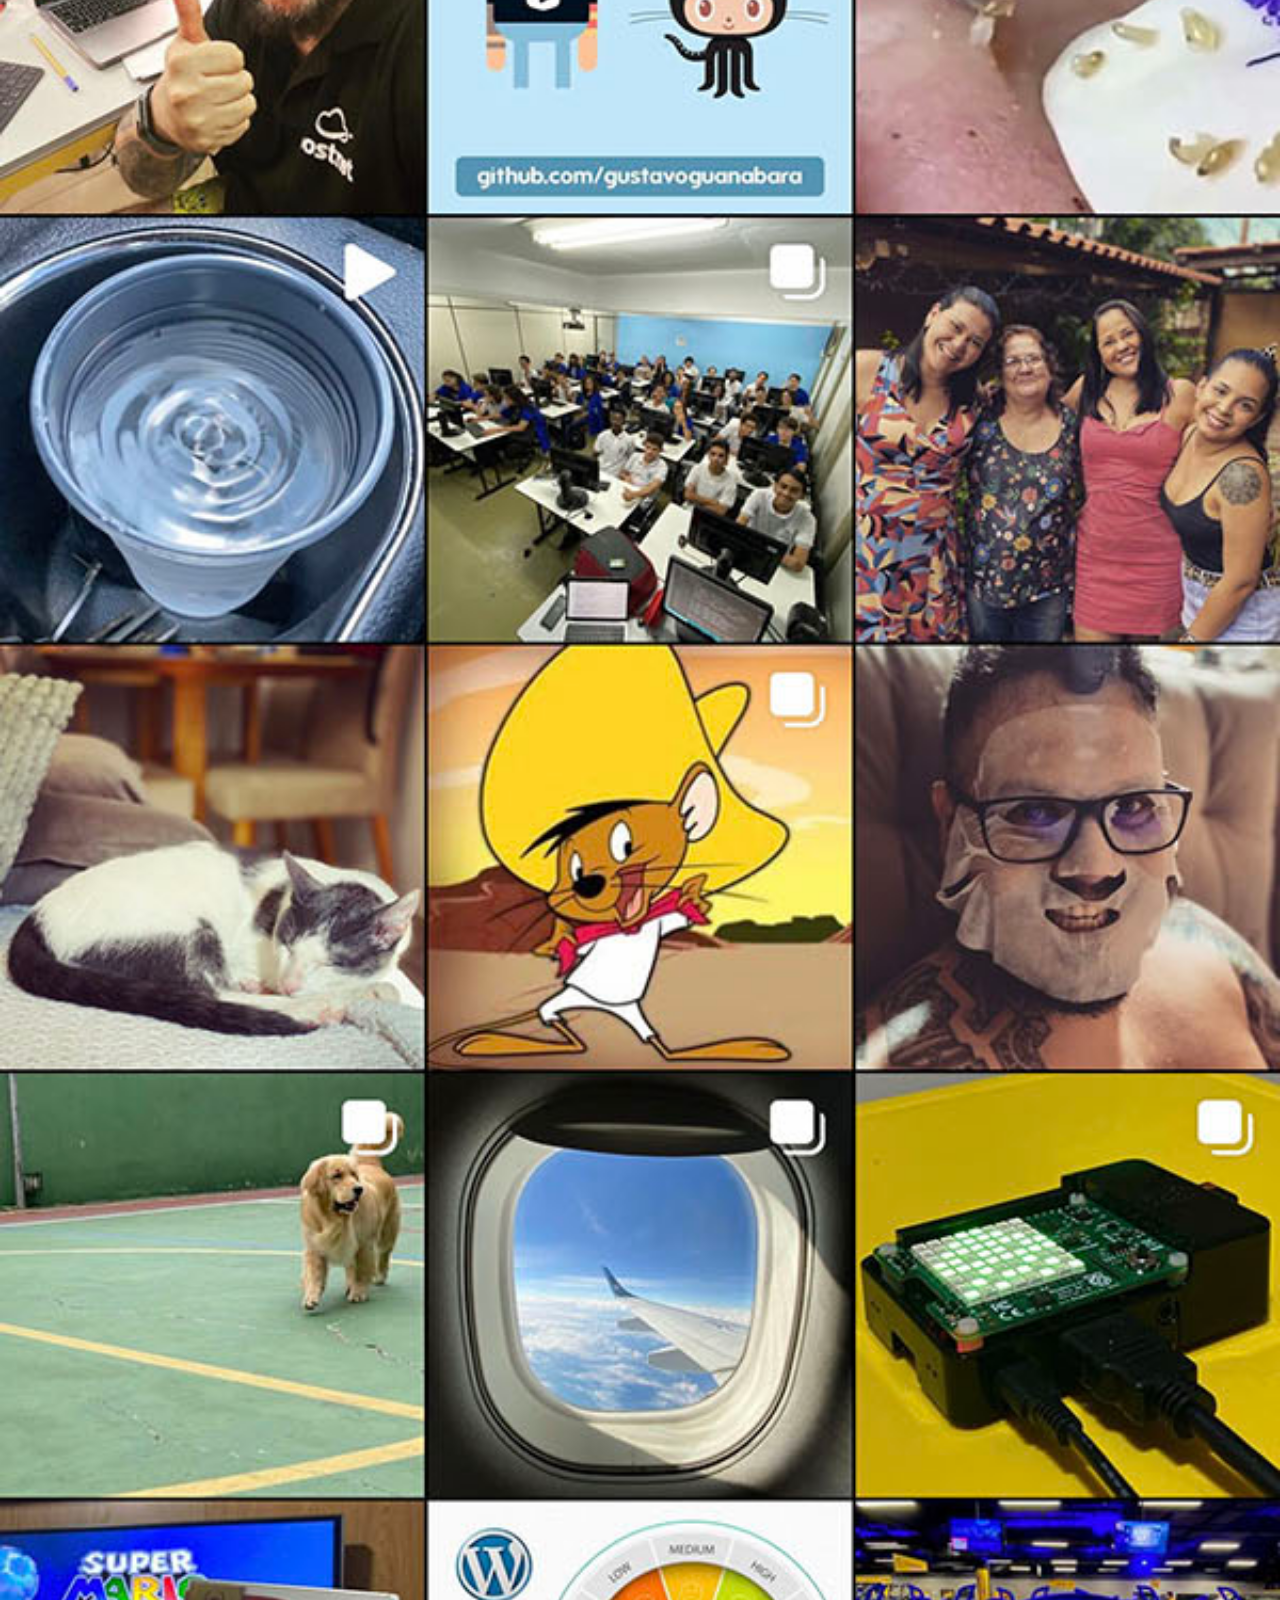
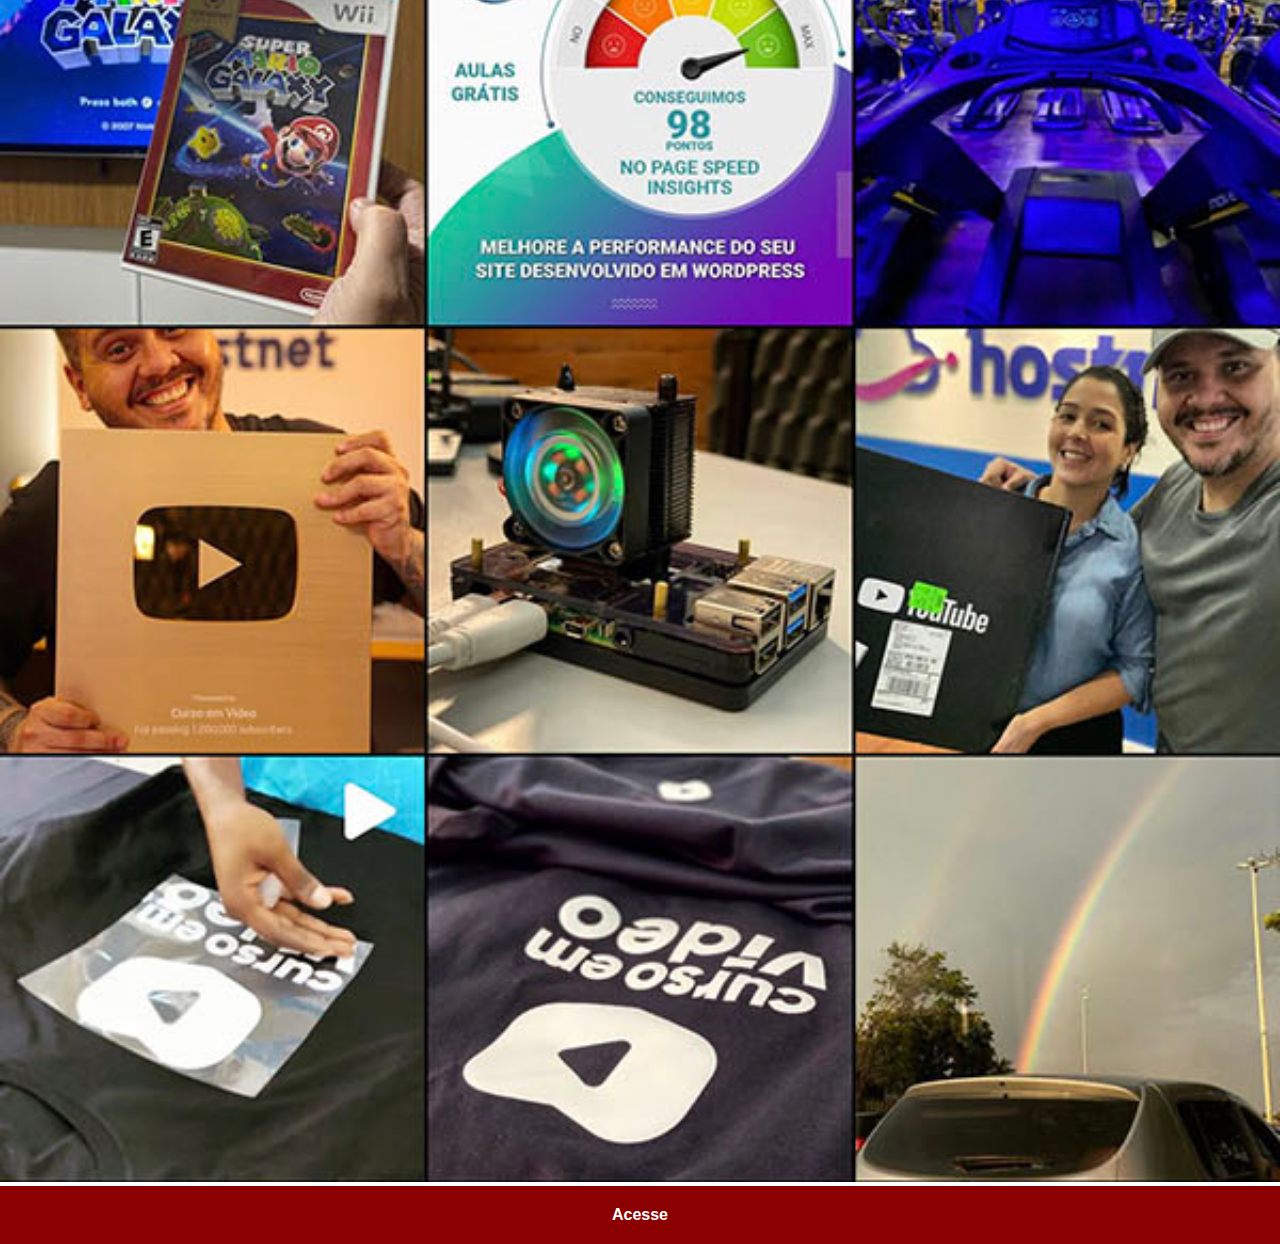
<file: instragram.html>
<!DOCTYPE html>
<html lang="pt-br">
<head>
    <meta charset="UTF-8">
    <meta name="viewport" content="width=device-width, initial-scale=1.0">
    <title>Intagram</title>
    <link rel="stylesheet" href="estilos/social.css">
</head>
<body>
    <img src="imagens/tela-instagram.jpg" alt="Instagram">
    <a href="https://www.instagram.com/gustavoguanabara/" target="_blank">Acesse</a>
</body>
</html>
</file>
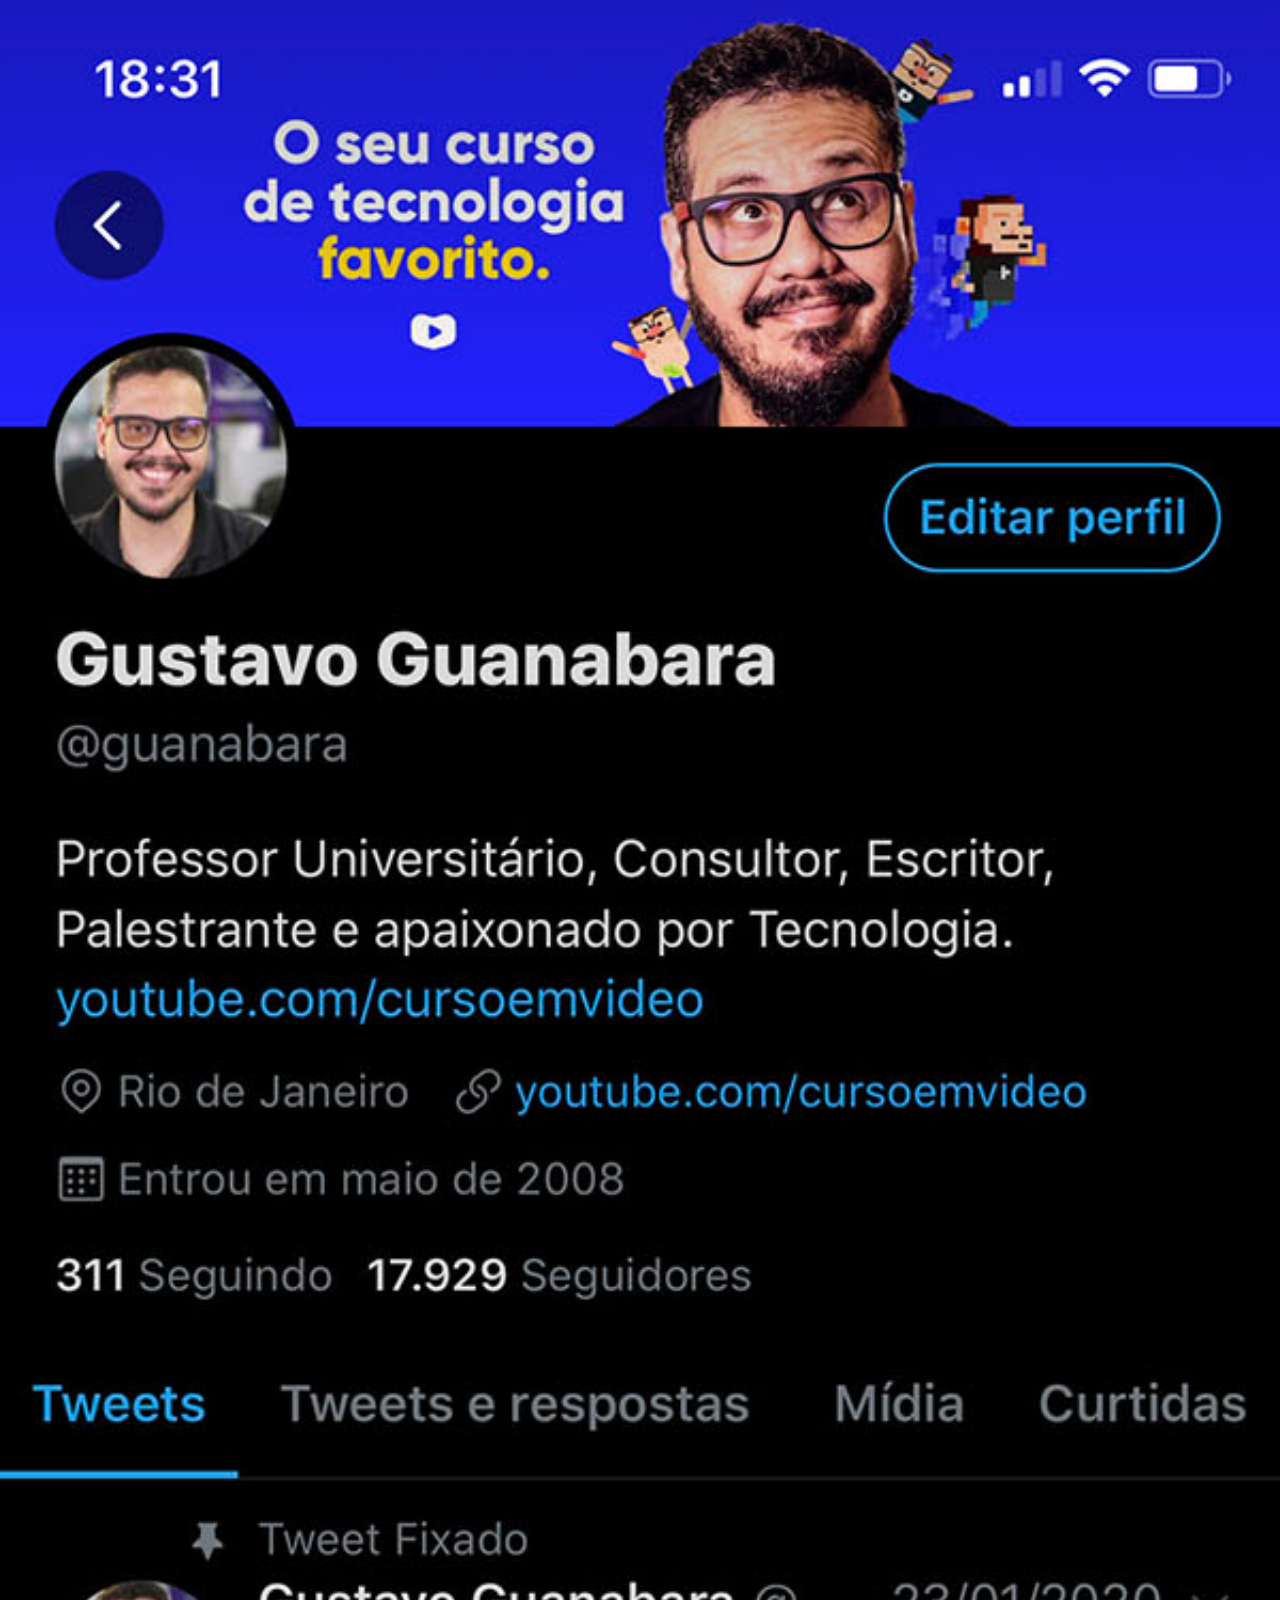
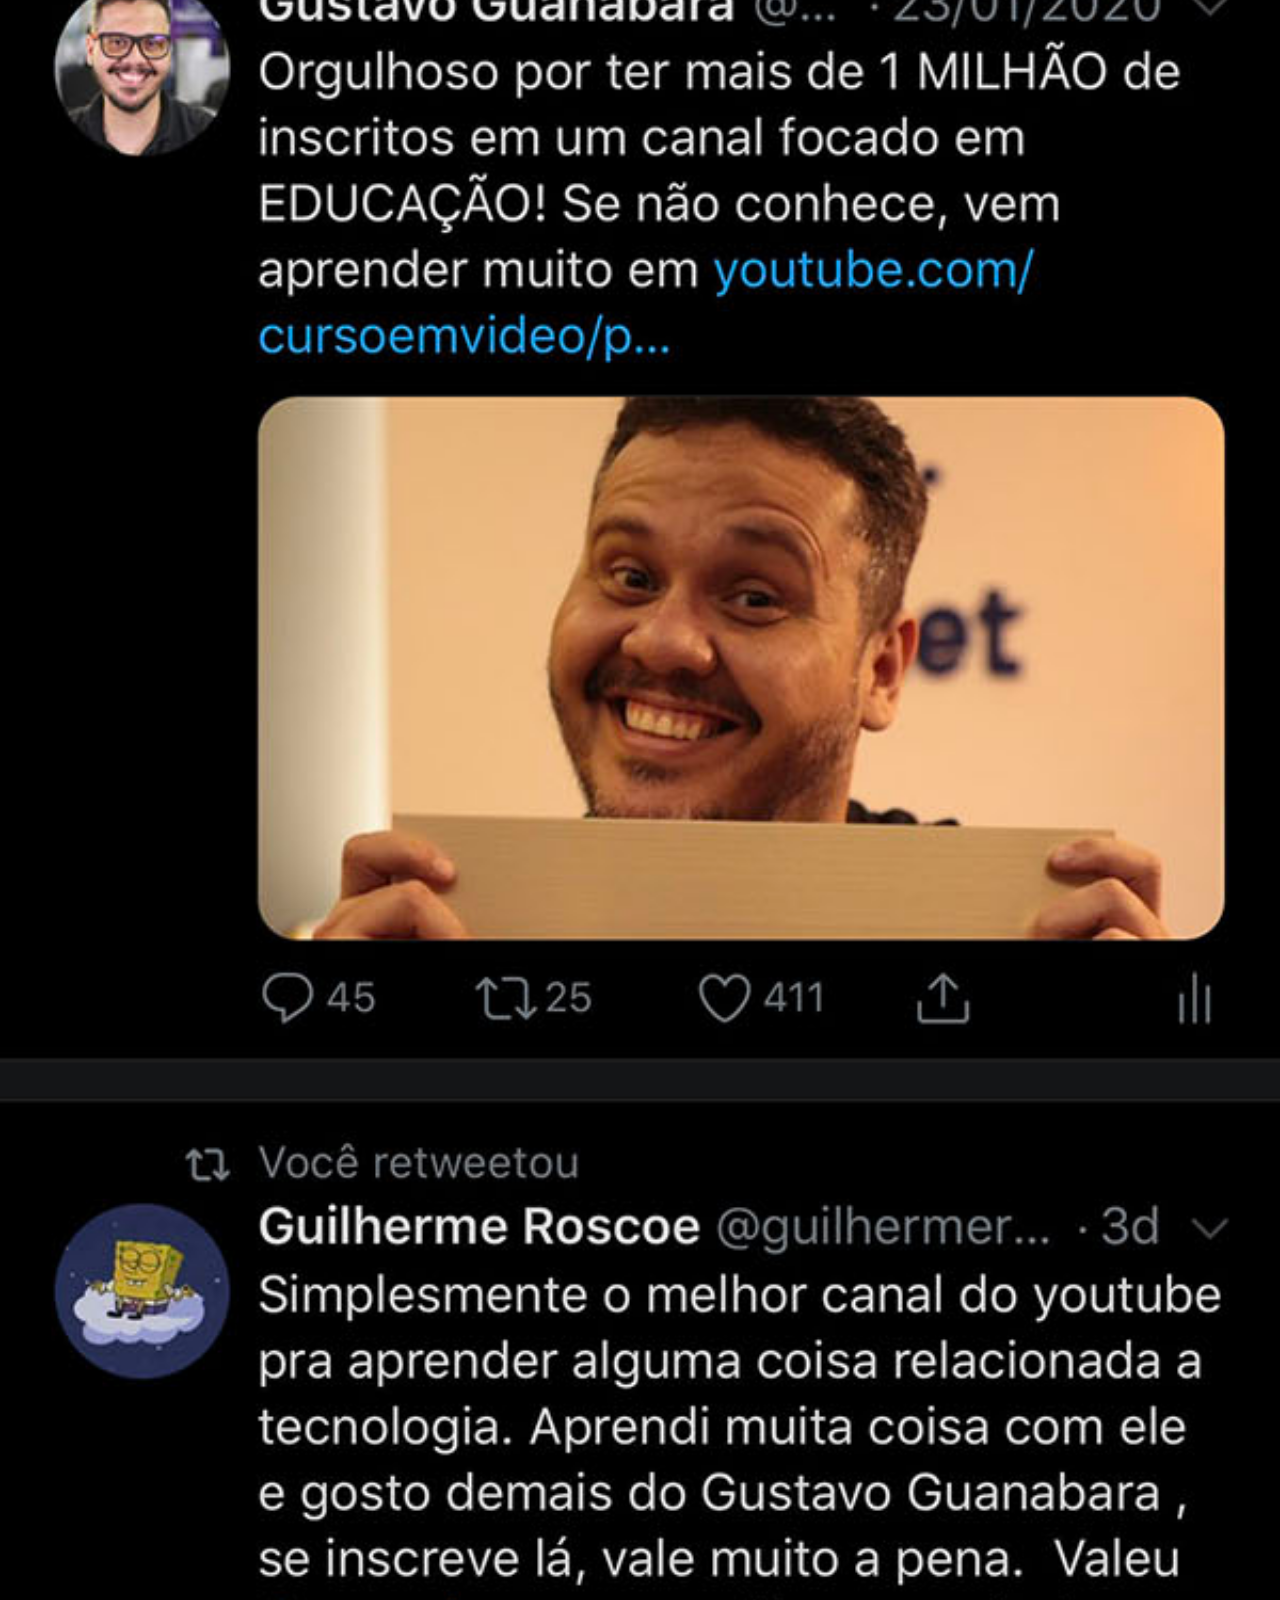
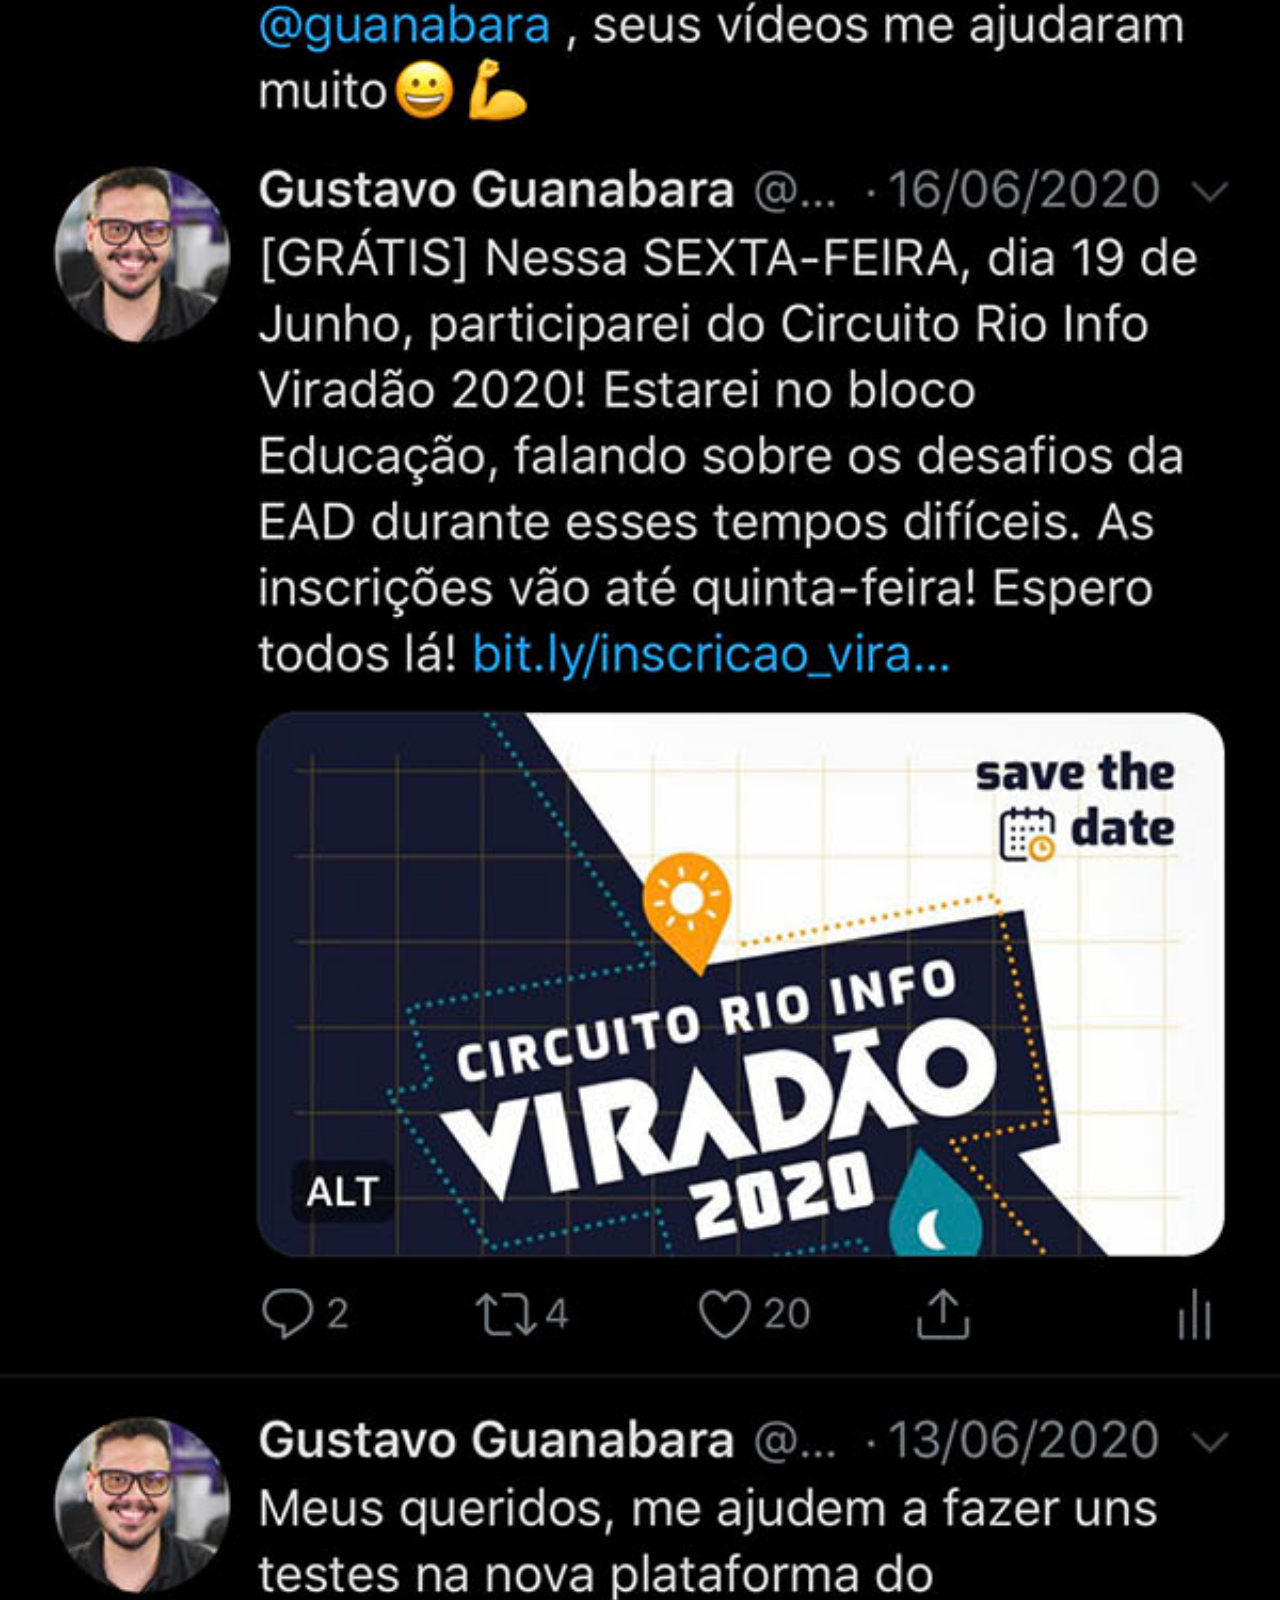
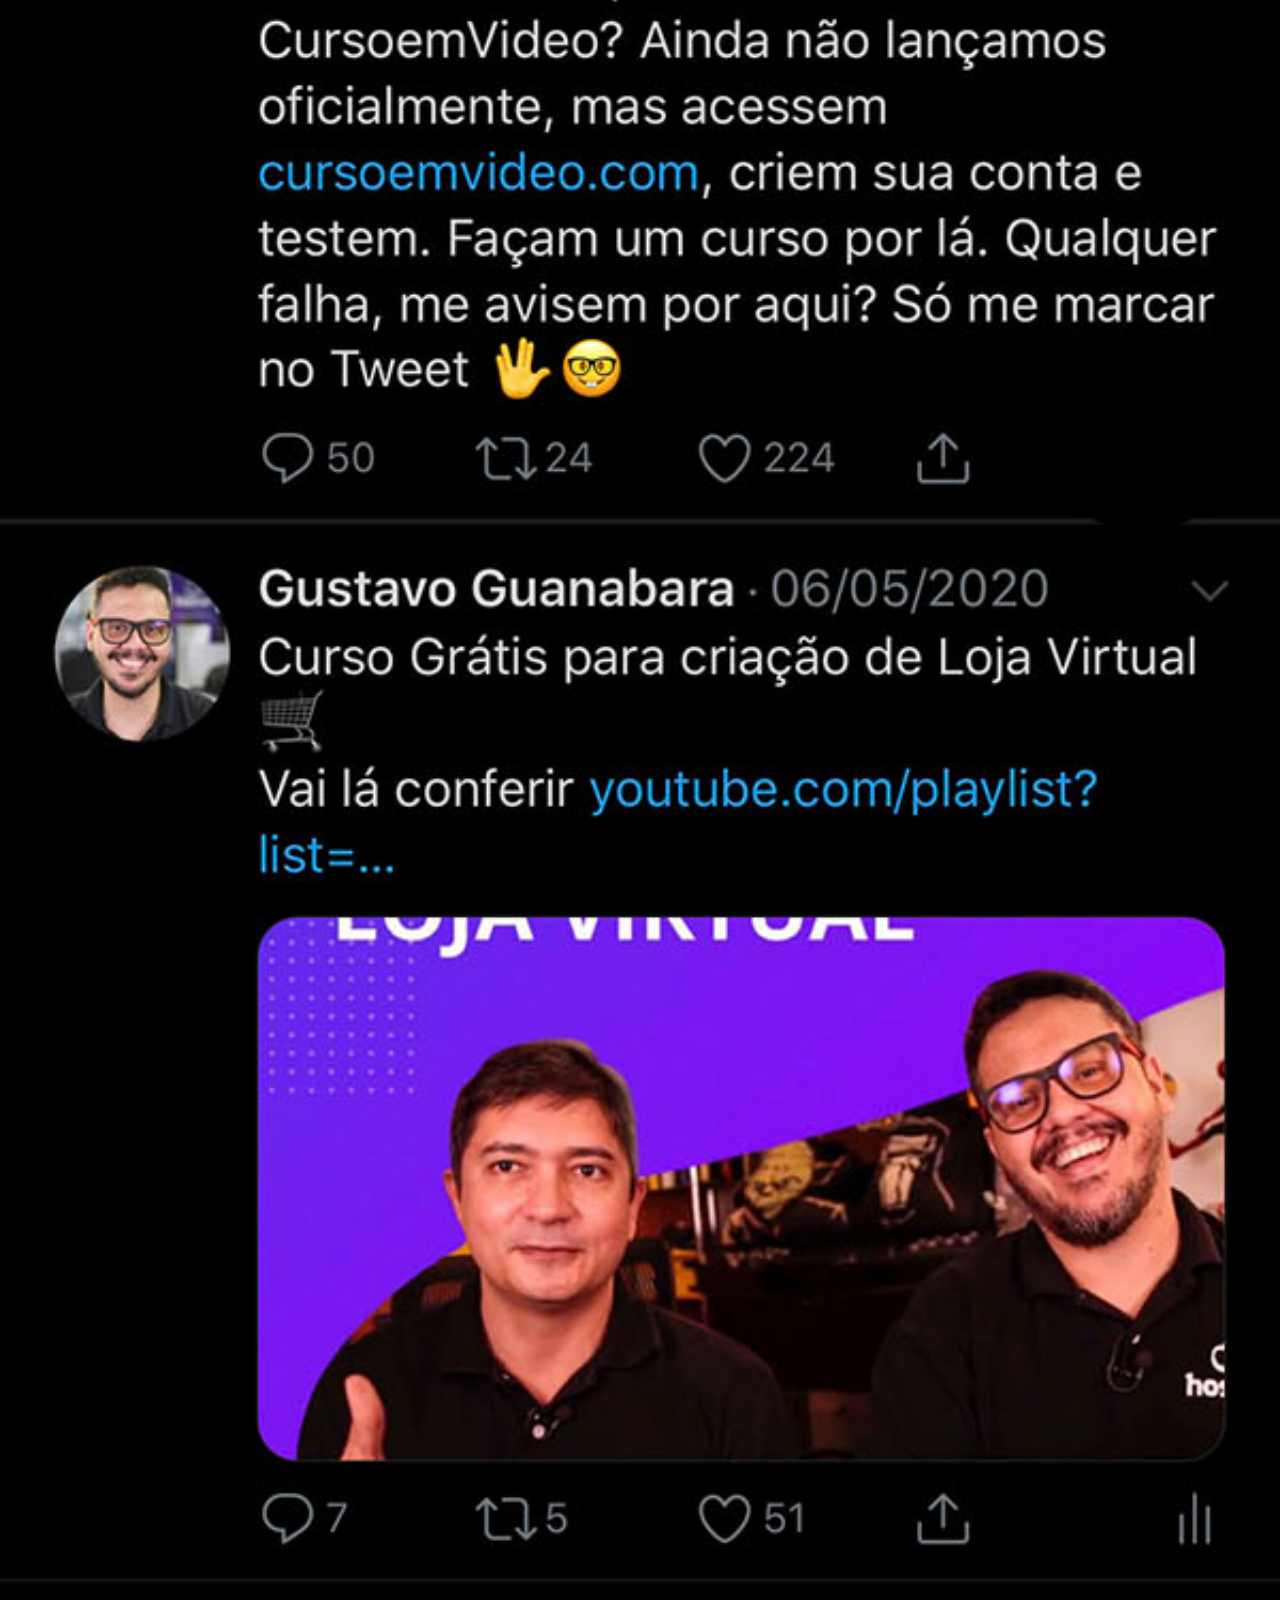
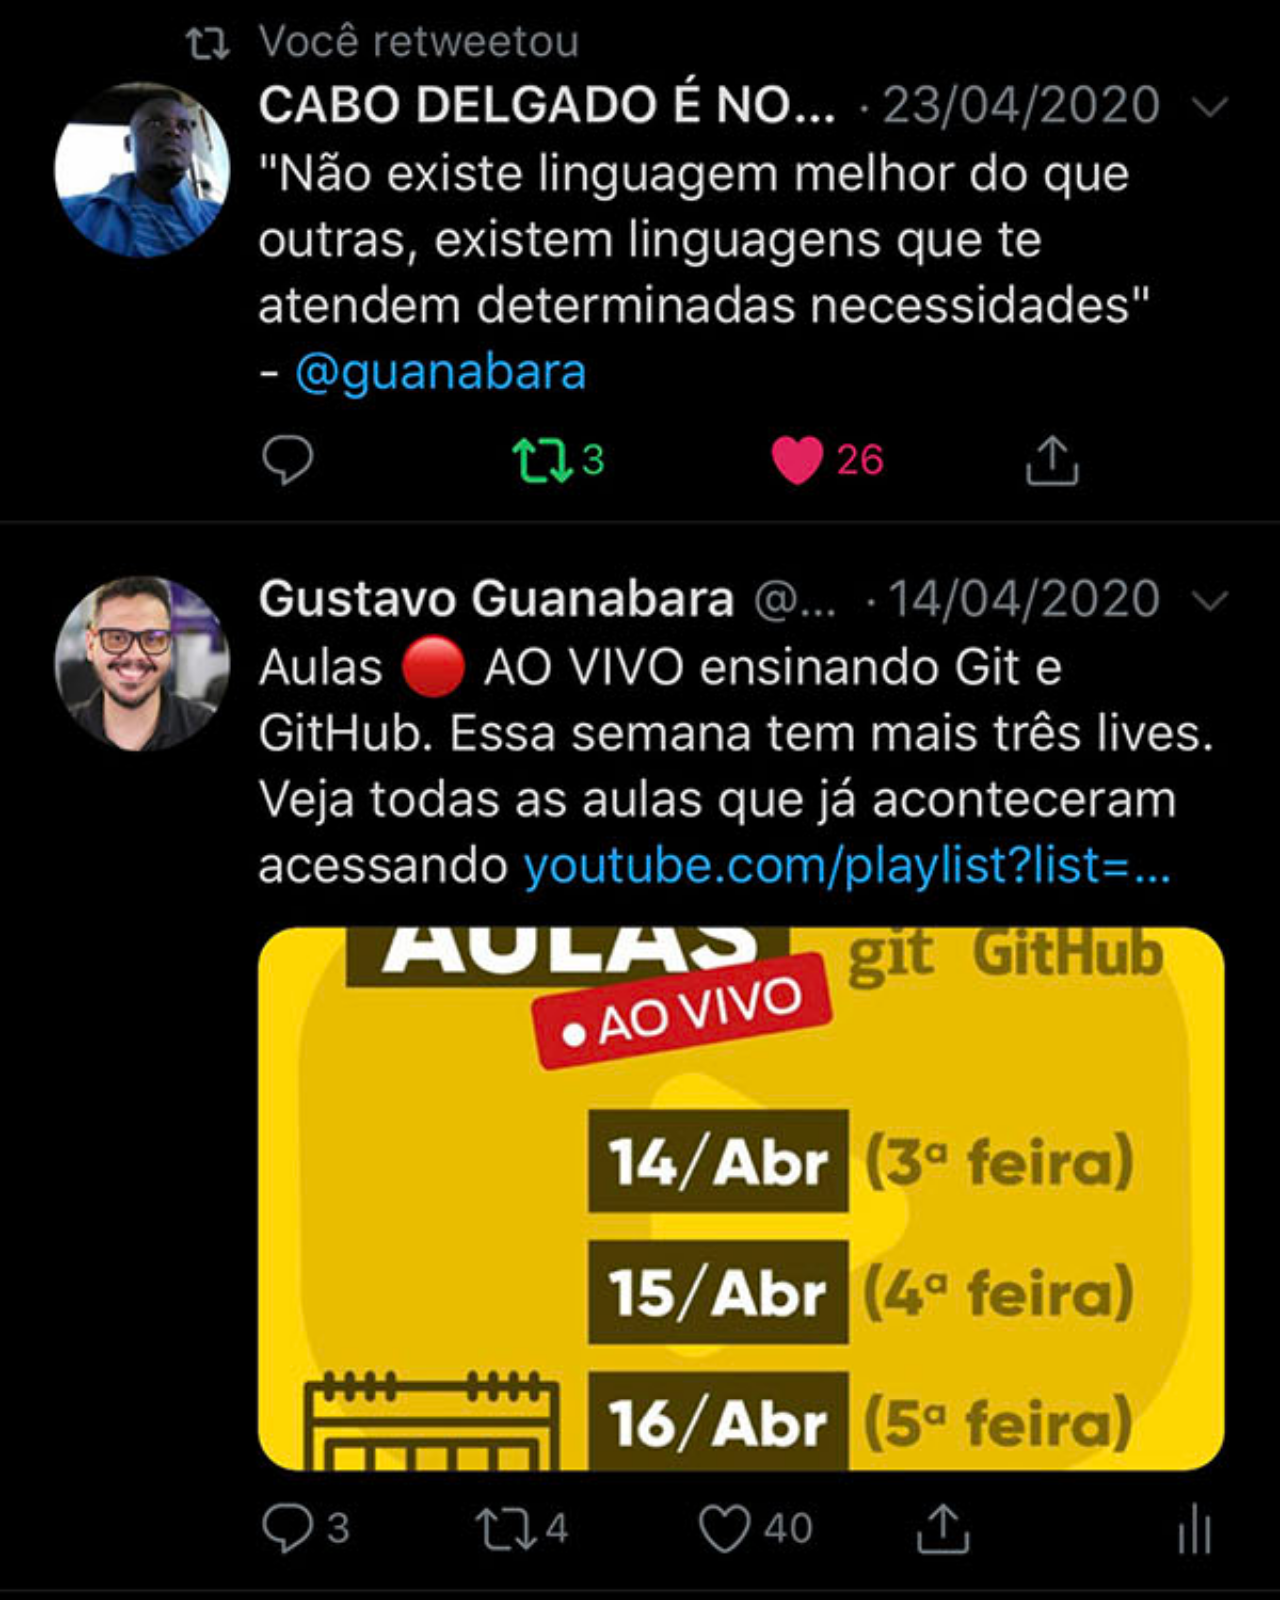
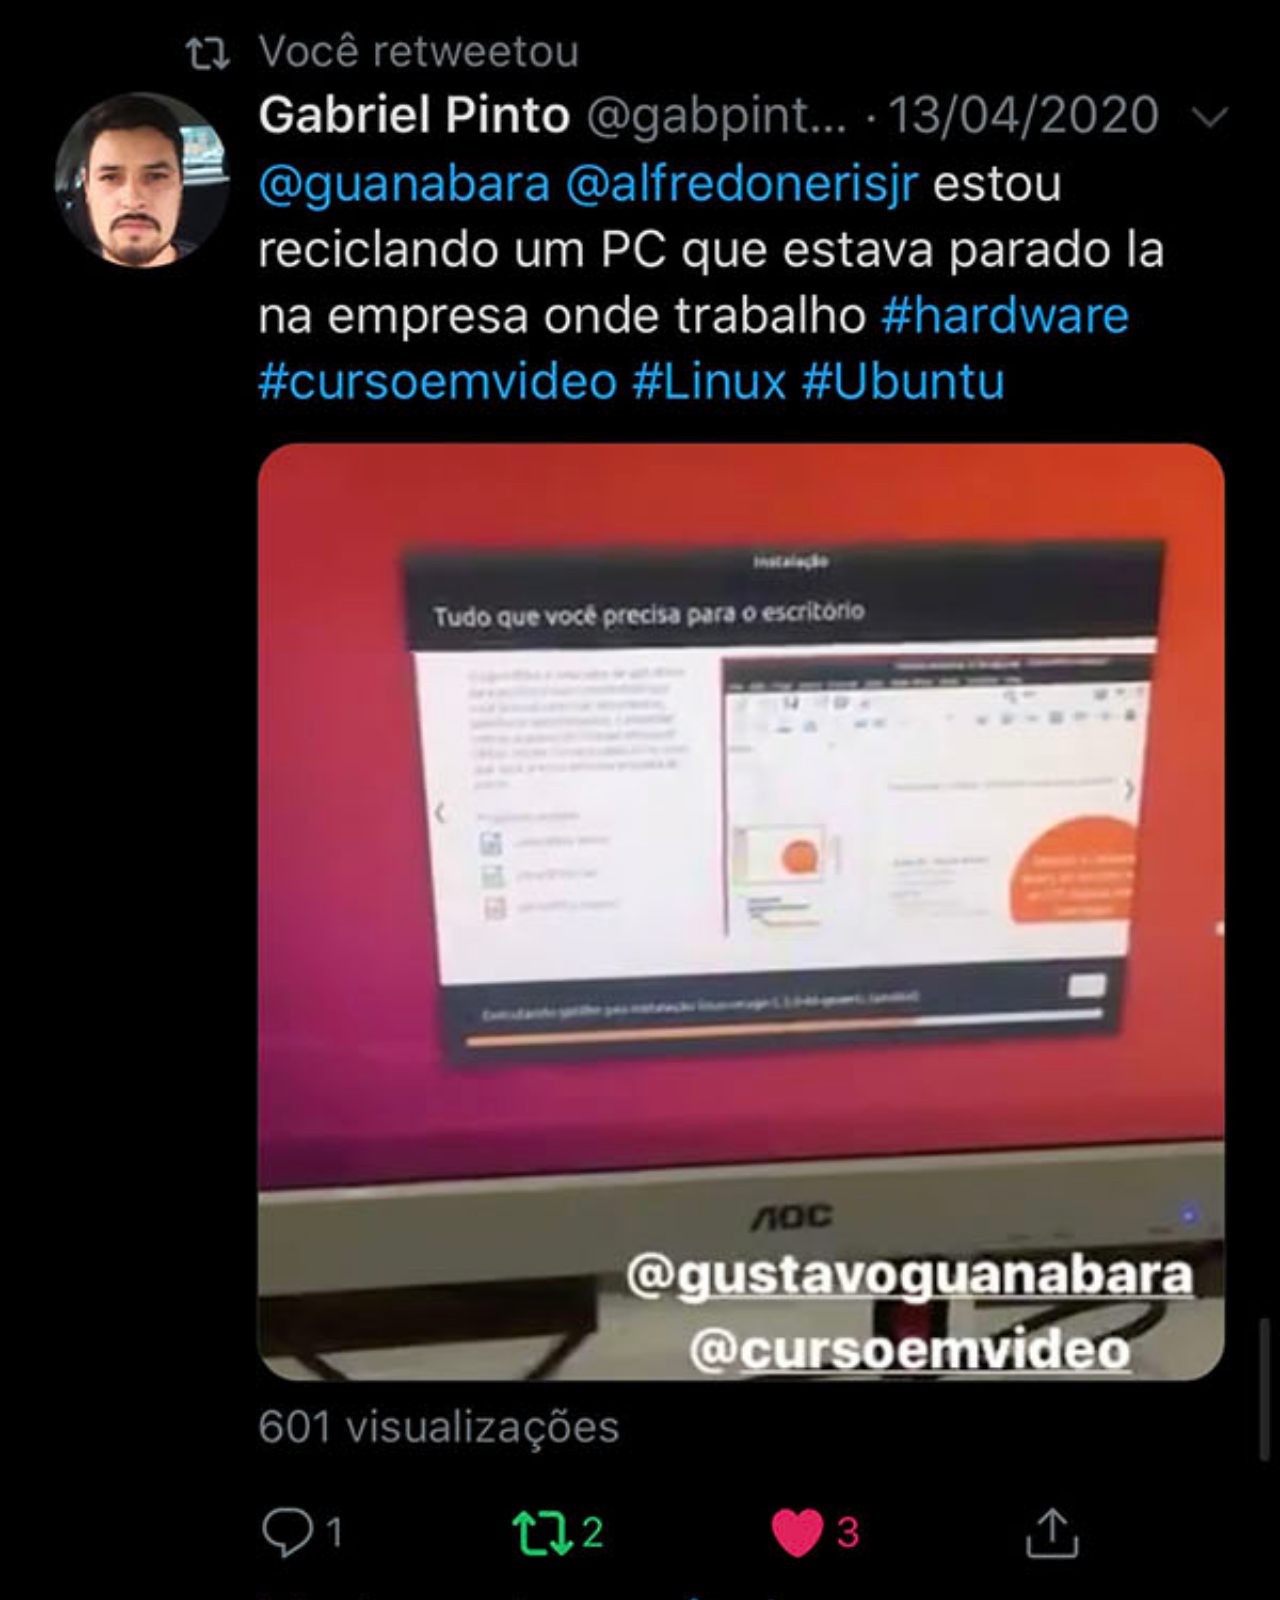
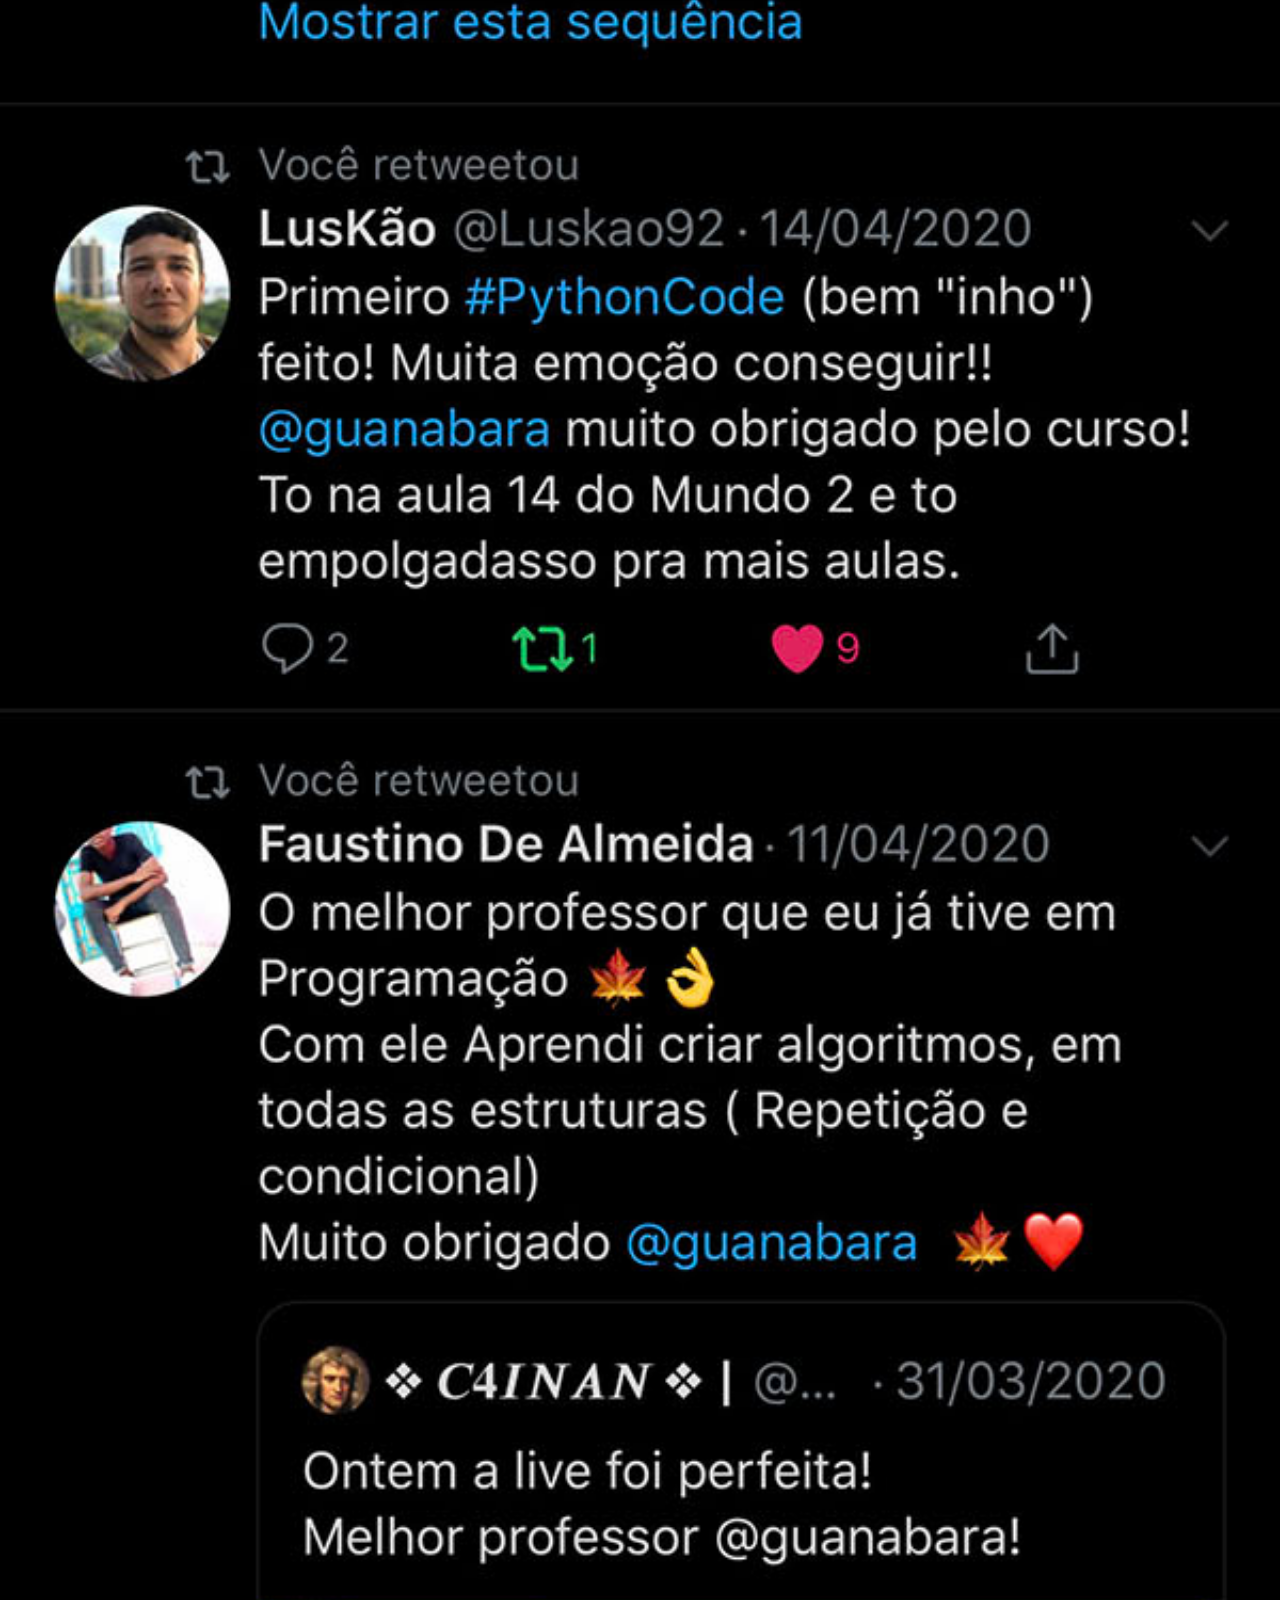
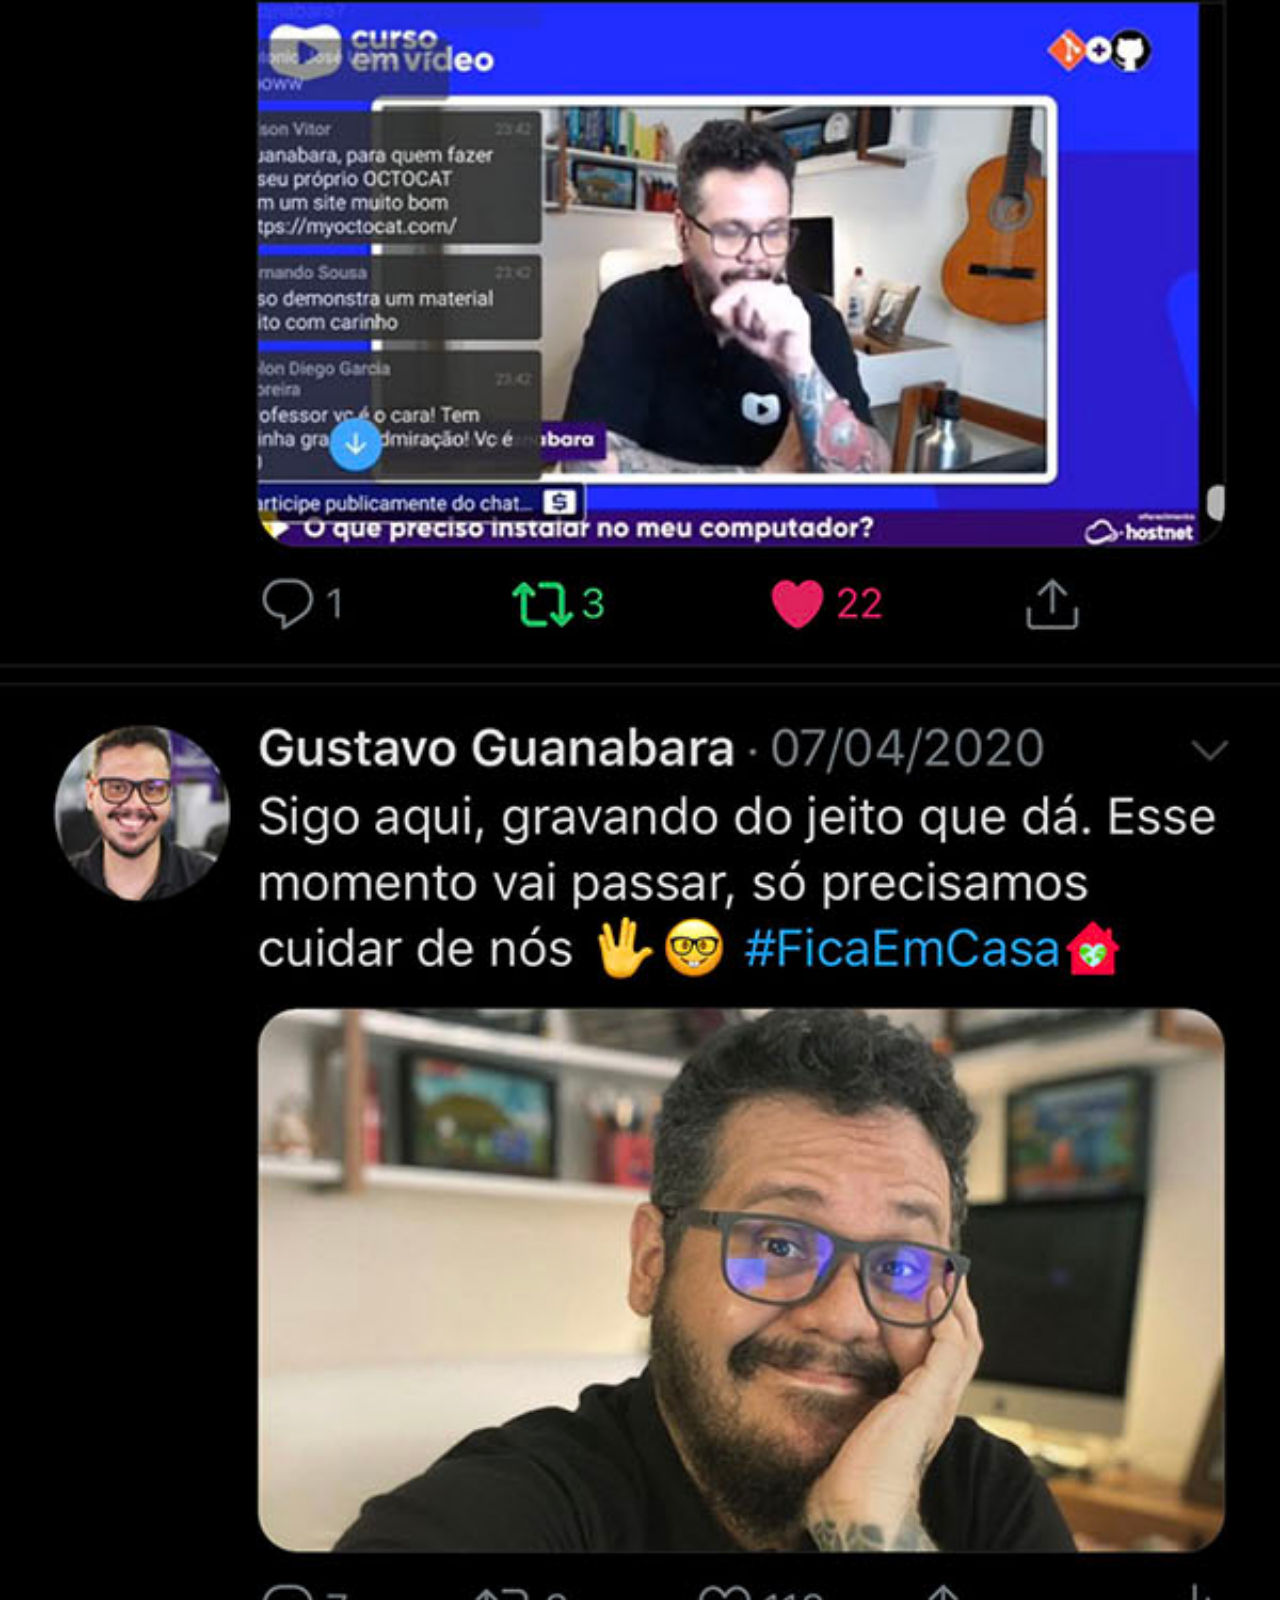
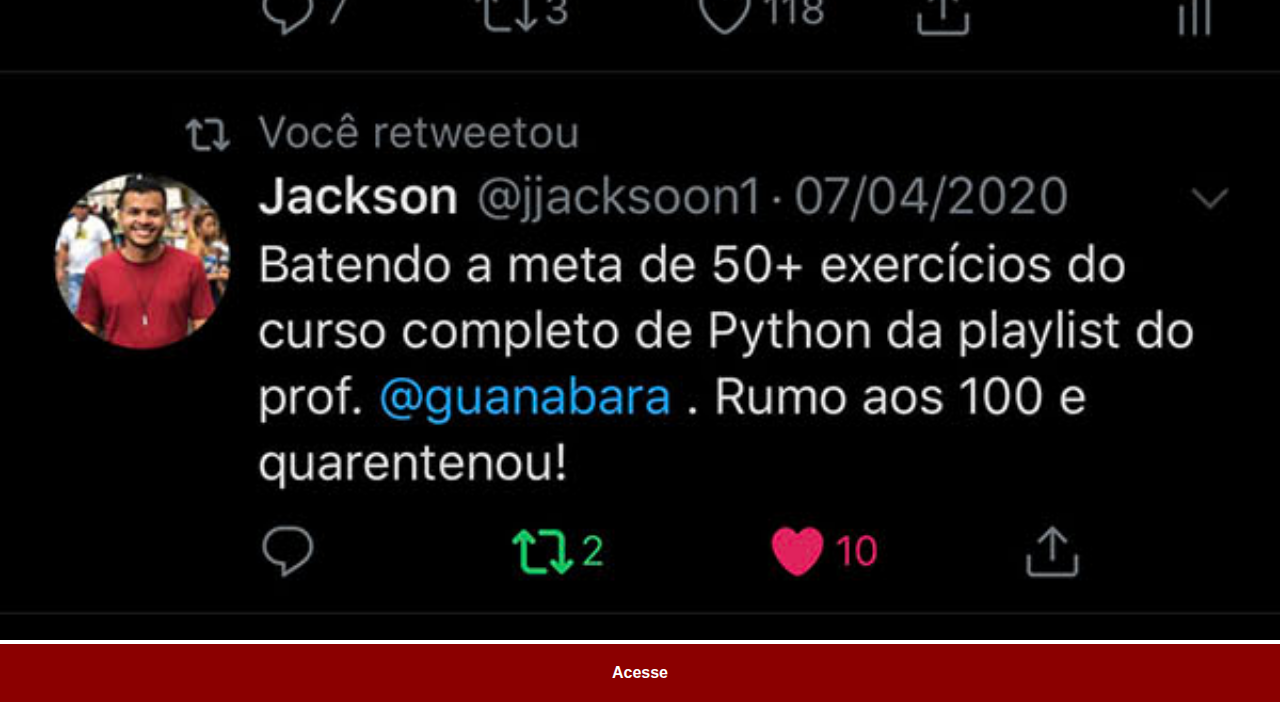
<file: twitter.html>
<!DOCTYPE html>
<html lang="pt-br">
<head>
    <meta charset="UTF-8">
    <meta name="viewport" content="width=device-width, initial-scale=1.0">
    <title>Twitter</title>
    <link rel="stylesheet" href="estilos/social.css">
</head>
<body>
    <img src="imagens/tela-twitter.jpg" alt="Twiter">
    <a href="https://twitter.com/gustavoguanabara" target="_blank">Acesse</a>
</body>
</html>
</file>
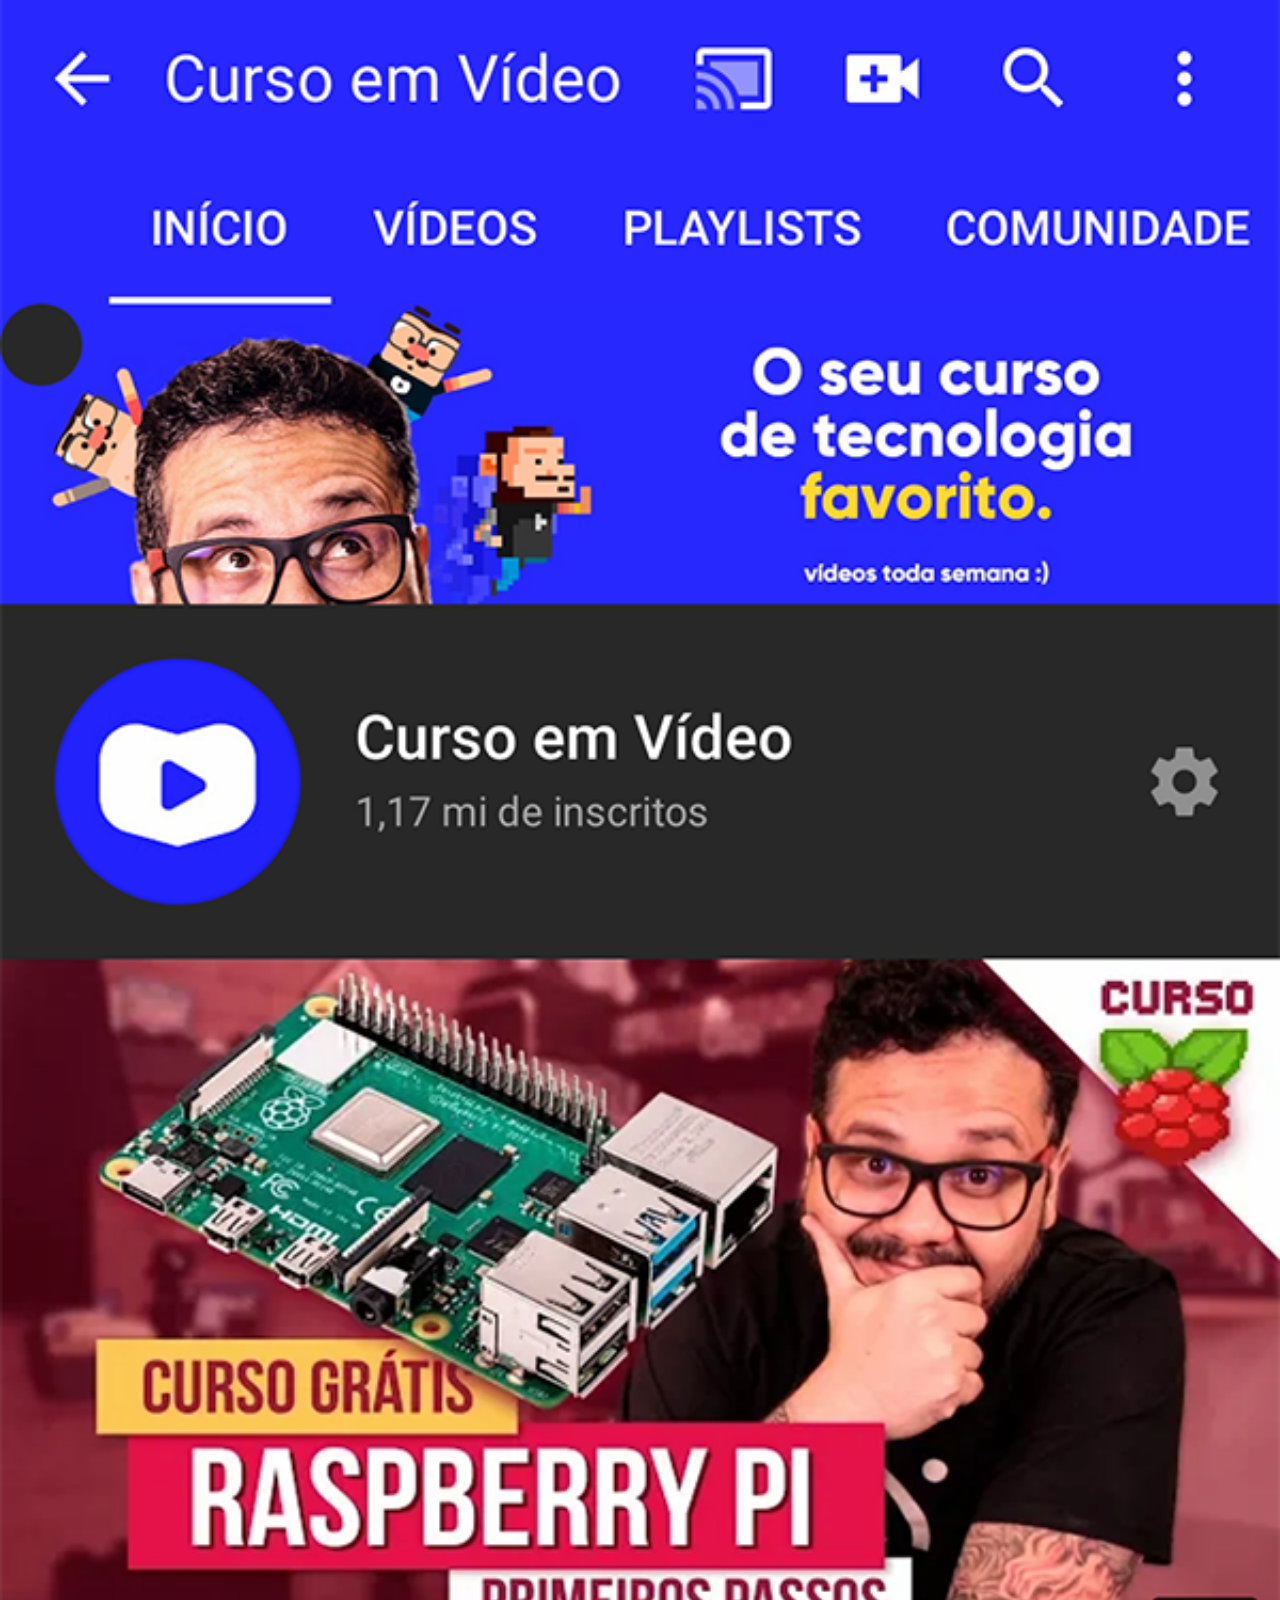
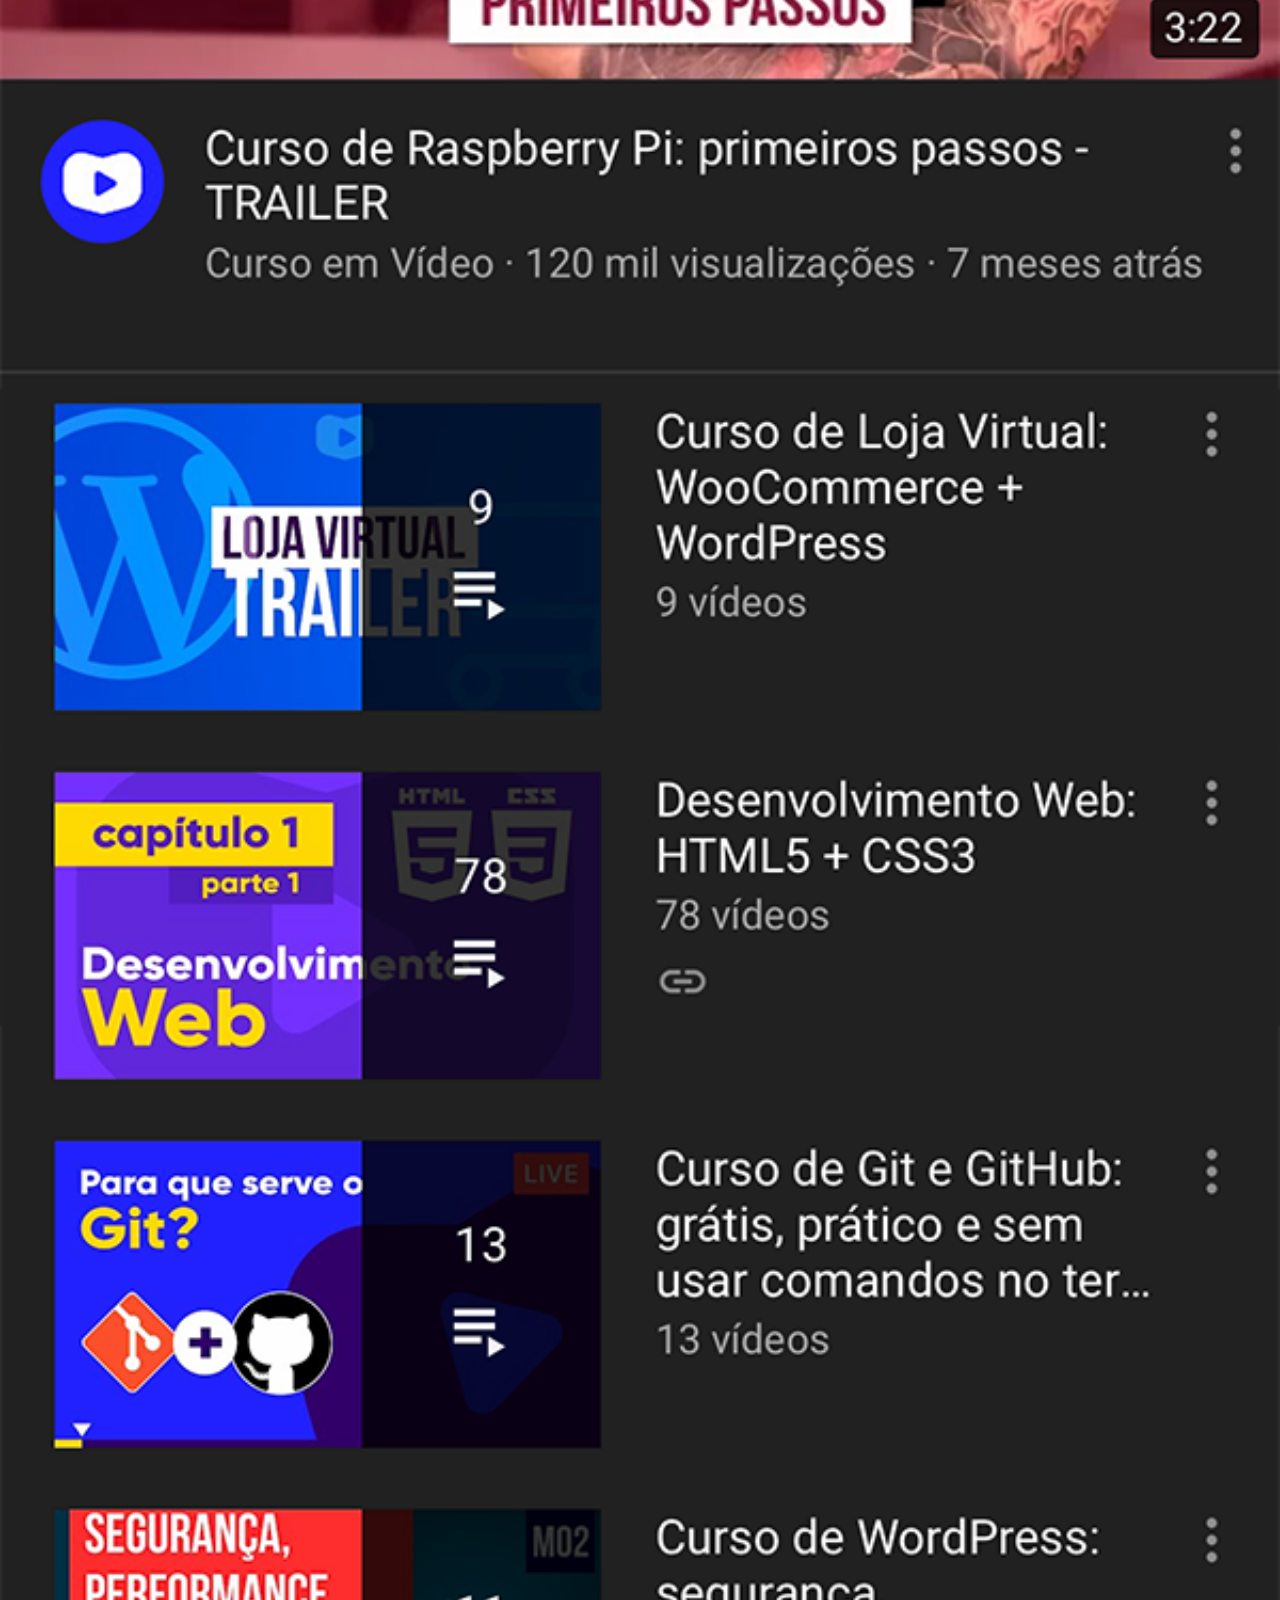
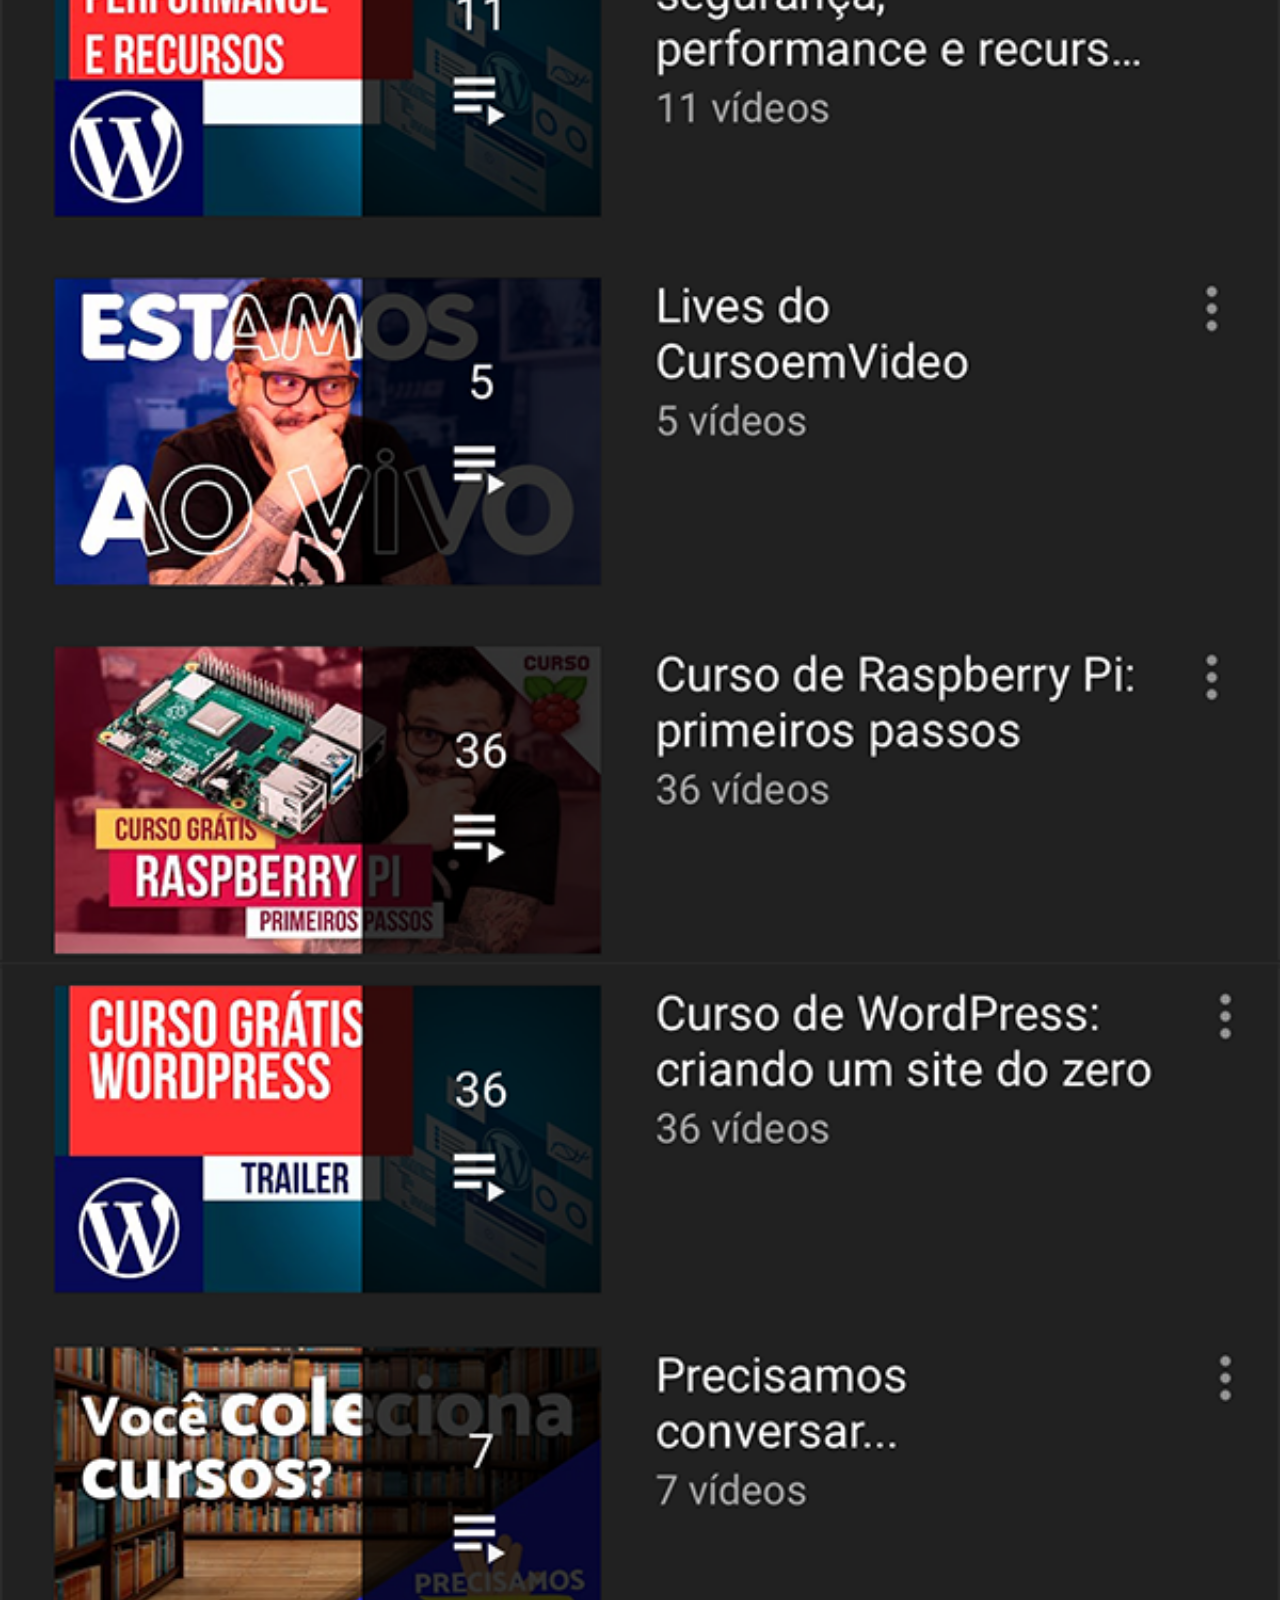
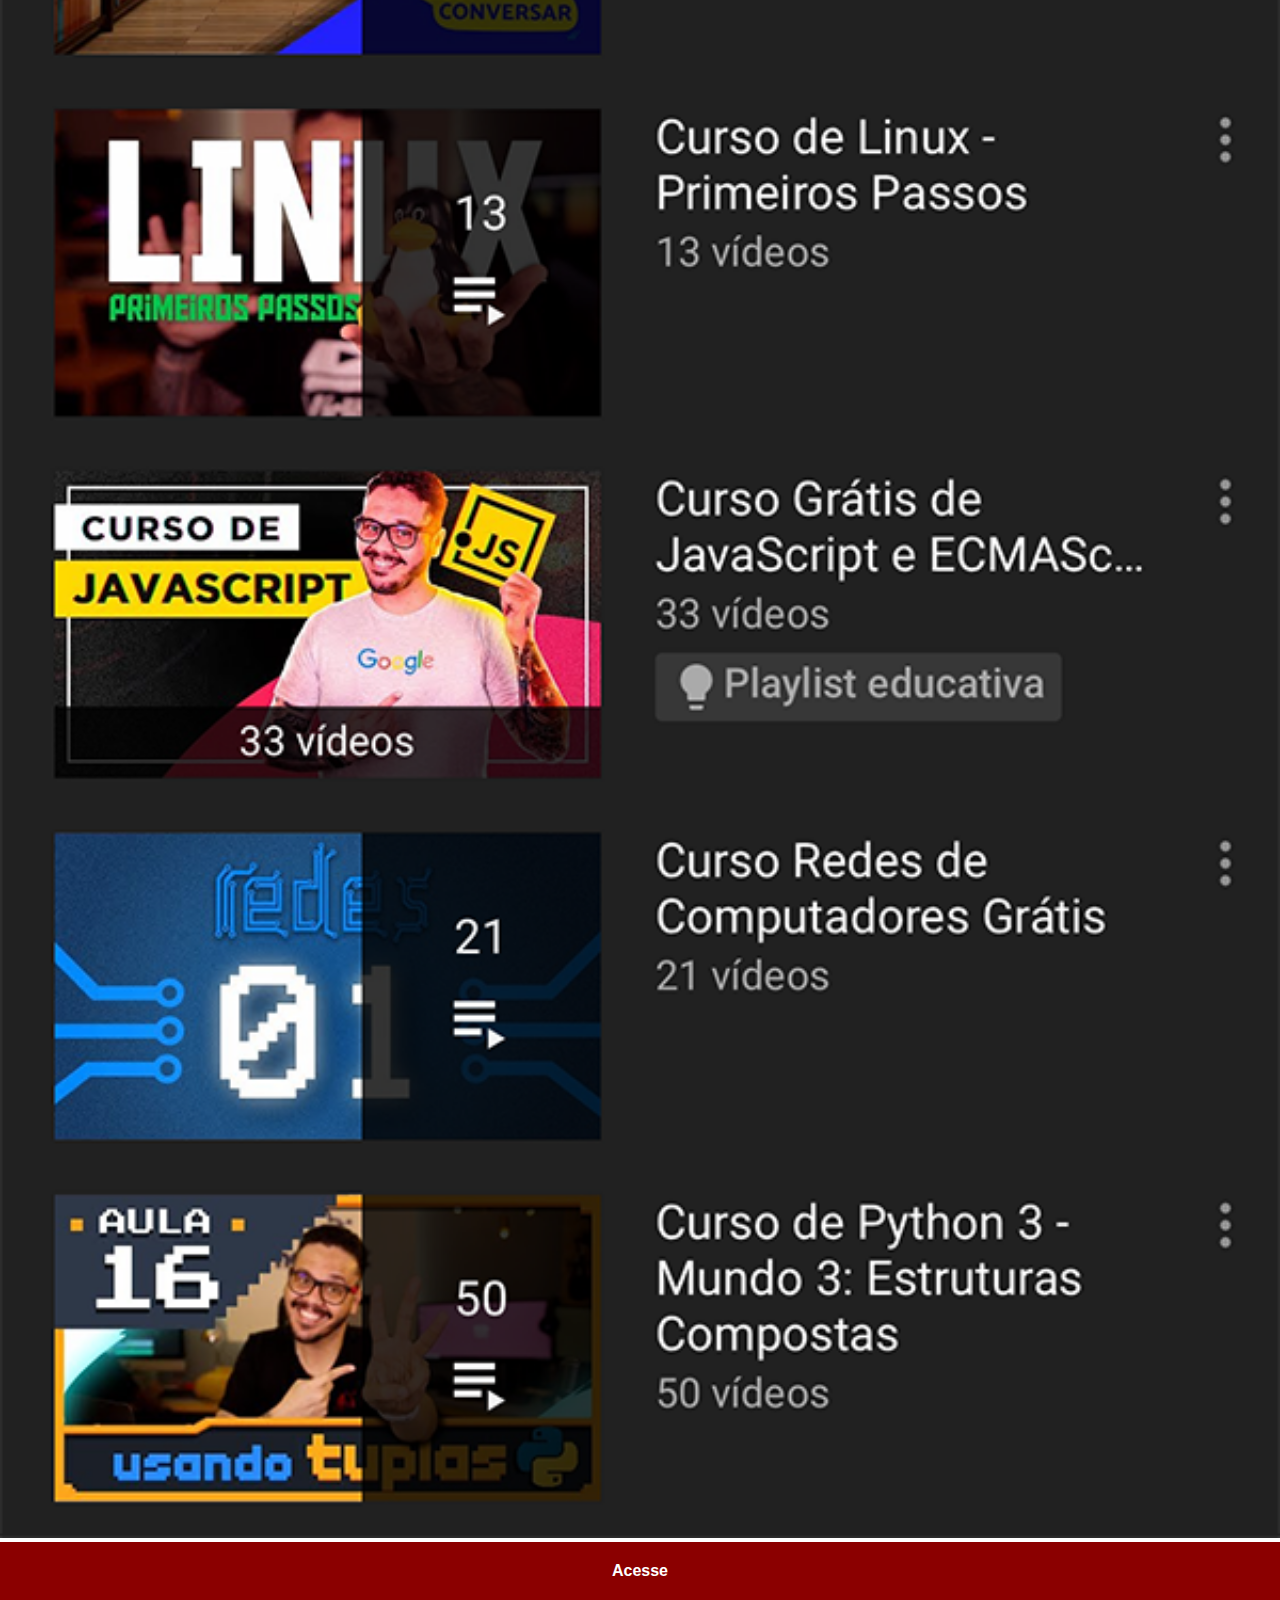
<file: youtube.html>
<!DOCTYPE html>
<html lang="pt-br">
<head>
    <meta charset="UTF-8">
    <meta name="viewport" content="width=device-width, initial-scale=1.0">
    <title>YouTube</title>
   <link rel="stylesheet" href="estilos/social.css">
</head>
<body>
    <img src="imagens/tela-youtube.png" alt="YouTube">
    <a href="https://www.youtube.com/cursoemvideo" target="_blank">Acesse</a>
</body>
</html>
</file>
<file: estilos/style.css>
@charset "utf-8";

* {
    margin: 0PX;
    padding: 0px;
    font-family: Arial, Helvetica, sans-serif;
}

html, body {
    height: 100vh;
    width: 100vw;
    background-color: black;
}

body {
    background: url('../imagens/fundo-madeira.jpg') no-repeat top center;
    background-size: cover;
    background-attachment: fixed;
}

main {
    height: 100vh;
    position: relative;
    
}

section#telefone {
    position: absolute;
    top: 50%;
    left: 50%;
    transform: translate(-50%, -50%);

    height: 627px;
    width: 311px;
    background: url('../imagens/frame-iphone.png') no-repeat;
}

iframe#tela {
    position: relative;
    top: 80px;
    left: 22px;
    width: 267px;
    height: 471px;
}

section#redes-sociais {
    text-align: right;
}

section#redes-sociais img {
    width: 50px;
    margin: 10px;
    border-radius: 50%;
    box-shadow: 2px 2px 5px rgb(29, 28, 28);
}

section#redes-sociais img:hover {
    border: 2px solid rgba(250, 239, 239, 0.637);
    transform: translate(-3px, -3px);
    box-shadow: 5px 5px 10px rgba(0, 0, 0, 0.63);
    transition: transform 0.5s, border 0.5s;
}
</file>
<file: estilos/social.css>
@charset "UTF-8";

* {
    margin: 0px;
    padding: 0px;
    font-family: Arial, Helvetica, sans-serif;
}

::-webkit-scrollbar {
    width: 0px;
    height: 0px;
}

img {
    width: 100vw;
}

a {
    display: block;
    background-color: darkred;
    color: white;
    padding: 20px;
    text-align: center;
    font-weight: bolder;
    text-decoration: none;
}
a:hover {
    background-color: red;
}
</file>
